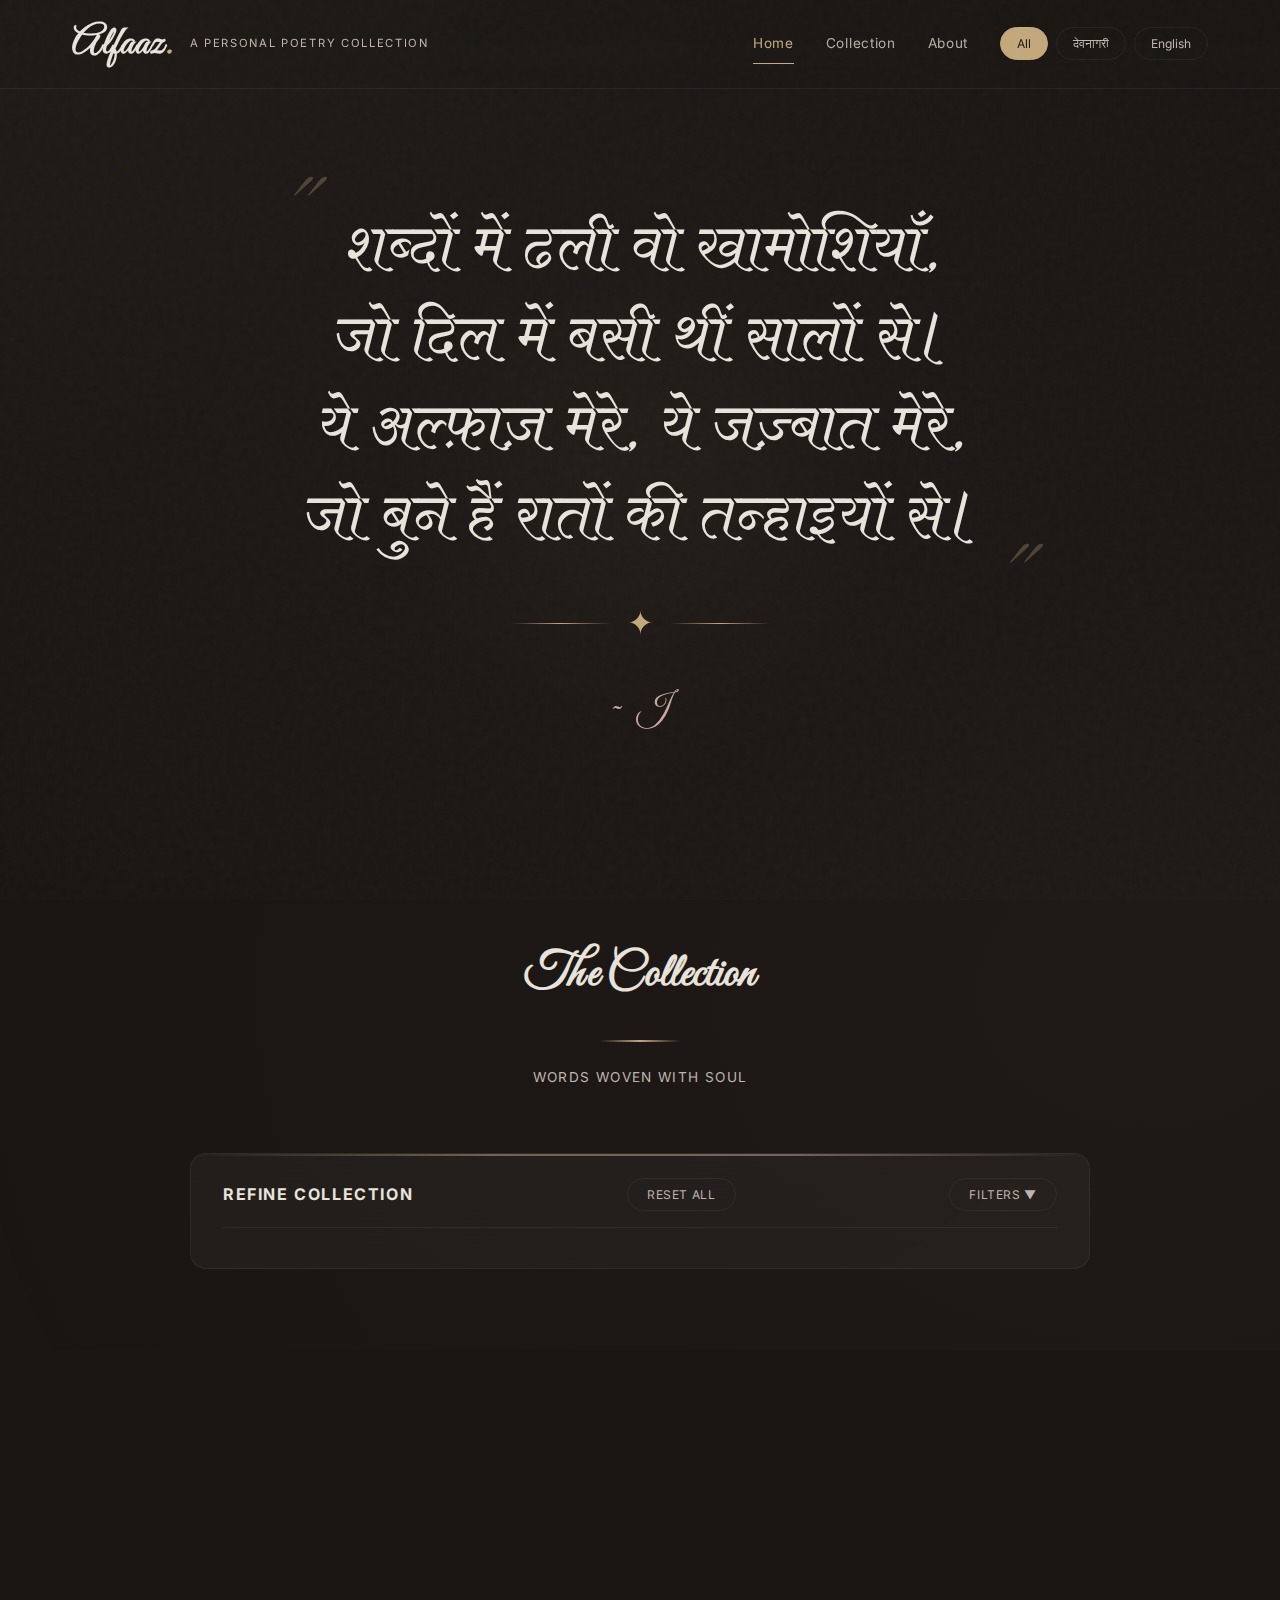
<file: index.html>
<!DOCTYPE html>
<html lang="en">

<head>
    <meta charset="UTF-8">
    <meta name="viewport" content="width=device-width, initial-scale=1.0">
    <title>Alfaaz • अल्फ़ाज़ — Poetry by Jayesh Mepani</title>
    <meta name="description"
        content="A personal collection of poetry, ghazals, and lyrical thoughts by Jayesh Mepani — words born from quiet moments and restless nights.">
    <meta name="keywords"
        content="Poetry, Ghazal, Jayesh Mepani, Hindi Poetry, English Poetry, Alfaaz, Literature, Shayart">
    <meta name="author" content="Jayesh Mepani">
    <meta name="robots" content="index, follow">
    <link rel="canonical" href="https://jayeshmepani.github.io/Alfaaz/">

    <!-- Open Graph / Facebook / LinkedIn -->
    <meta property="og:type" content="website">
    <meta property="og:title" content="Alfaaz • अल्फ़ाज़ — Poetry by Jayesh Mepani">
    <meta property="og:description"
        content="A personal collection of poetry, ghazals, and lyrical thoughts by Jayesh Mepani.">
    <meta property="og:url" content="https://jayeshmepani.github.io/Alfaaz/">
    <meta property="og:image" content="https://jayeshmepani.github.io/Alfaaz/assets/img/og-image.png">

    <meta name="theme-color" content="#1a1614">

    <!-- Elegant Fonts -->
    <link rel="preconnect" href="https://fonts.googleapis.com">
    <link rel="preconnect" href="https://fonts.gstatic.com" crossorigin>
    <link rel="preload" href="assets/fonts/Amita-Regular.ttf" as="font" type="font/ttf" crossorigin>
    <link
        href="https://fonts.googleapis.com/css2?family=Cormorant+Garamond:wght@300;400;500;600&family=Great+Vibes&family=Pinyon+Script&family=Rozha+One&family=Gotu&family=Inter:wght@300;400;500&display=swap"
        rel="stylesheet">

    <!-- Favicon -->
    <link rel="icon"
        href="data:image/svg+xml,%3Csvg xmlns='http://www.w3.org/2000/svg' viewBox='0 0 512 512'%3E%3Cpath fill='%23c4a87c' d='M493.4 24.6l-104-24c-11.3-2.6-22.9 3.3-27.5 13.9l-48 112c-4.2 9.8-1.4 21.3 6.9 28l60.6 49.6c-36 76.7-98.9 140.5-177.2 177.2l-49.6-60.6c-6.8-8.3-18.2-11.1-28-6.9l-112 48C3.9 366.5-2 378.1.6 389.4l24 104C27.1 504.2 36.7 512 48 512c256.1 0 464-207.5 464-464 0-11.2-7.7-20.9-18.6-23.4z'/%3E%3C/svg%3E"
        type="image/svg+xml">
    <link rel="stylesheet" href="assets/css/style.css">

    <!-- JSON-LD Structured Data -->
    <script type="application/ld+json">
    {
      "@context": "https://schema.org",
      "@graph": [
        {
          "@type": "Person",
          "name": "Jayesh Mepani",
          "alternateName": "Jayesh Patel",
          "url": "https://jayeshmepani.github.io/Portfolio/",
          "jobTitle": "Full-Stack Developer",
          "sameAs": [
            "https://github.com/jayeshmepani",
            "https://www.linkedin.com/in/jayesh-Mepani-1111111j/",
            "https://www.instagram.com/jayumepani/"
          ]
        },
        {
          "@type": "WebSite",
          "name": "Alfaaz • अल्फ़ाज़",
          "url": "https://jayeshmepani.github.io/Alfaaz/",
          "author": {
            "@type": "Person",
            "name": "Jayesh Mepani"
          },
          "description": "A personal collection of poetry, ghazals, and lyrical thoughts."
        }
      ]
    }
    </script>
</head>

<body>
    <header>
        <div class="container header-inner">
            <a href="#" class="brand" aria-label="Alfaaz - Return to Home">
                <h1 class="brand-title">Alfaaz<span>.</span></h1>
                <span class="brand-subtitle">A Personal Poetry Collection</span>
            </a>

            <nav>
                <div class="nav-links">
                    <a href="#home" class="active">Home</a>
                    <a href="#collection">Collection</a>
                    <a href="#about">About</a>
                </div>

                <div class="lang-switcher">
                    <button class="lang-btn active" data-lang="all">All</button>
                    <button class="lang-btn" data-lang="devanagari">देवनागरी</button>
                    <button class="lang-btn" data-lang="english">English</button>
                </div>
            </nav>

            <button class="menu-toggle" aria-label="Toggle menu"><span>☰</span></button>
        </div>
    </header>

    <main id="main-content">
        <section class="hero" id="home">
            <figure class="hero-content">
                <blockquote class="hero-quote" lang="hi" id="heroQuote">
                    शब्दों में ढली वो खामोशियाँ,<br>
                    जो दिल में बसी थीं सालों से।<br>
                    ये अल्फ़ाज़ मेरे, ये जज़्बात मेरे,<br>
                    जो बुने हैं रातों की तन्हाइयों से।
                </blockquote>

                <div class="hero-divider" aria-hidden="true"><span>✦</span></div>

                <figcaption class="hero-attribution" id="heroAttribution">~ &nbsp; J</figcaption>
            </figure>
        </section>

        <section id="collection">
            <div class="container">
                <div class="section-header">
                    <h2 class="section-title">The Collection</h2>
                    <div class="elegant-divider"></div>
                    <p class="section-subtitle">Words woven with soul</p>
                </div>

                <!-- Advanced Filter Container -->
                <section id="filterControls" class="filter-controls" aria-labelledby="filterHeading">
                    <div class="filter-header">
                        <h3 id="filterHeading">Refine Collection</h3>
                        <button id="resetFilters" class="filter-reset-btn" aria-label="Reset all filters">Reset
                            All</button>
                        <button id="toggleFilters" class="filter-toggle-btn" aria-expanded="false"
                            aria-controls="filterBody">Filters <span>▼</span></button>
                    </div>
                    <div class="filter-body hidden" id="filterBody" aria-hidden="true">
                    </div>
                </section>

                <div class="poems-grid" id="poemsGrid" role="region" aria-live="polite"
                    aria-label="Poetry Collection Grid">
                </div>
            </div>
        </section>

        <section class="featured-section">
            <div class="container">
                <div class="section-header">
                    <h2 class="section-title">Featured Piece</h2>
                    <div class="elegant-divider"></div>
                </div>

                <div class="featured-poem fade-in" id="featuredPoem">
                </div>
            </div>
        </section>

        <section class="about-section" id="about">
            <div class="container">
                <div class="section-header">
                    <h2 class="section-title">About</h2>
                    <div class="elegant-divider"></div>
                </div>

                <div class="about-content">
                    <p class="about-text">
                        This is a personal collection of poetry, ghazals, and lyrical thoughts —
                        words born from quiet moments and restless nights.
                        Written in both Hindi and English, these verses are
                        expressions of love, loss, wonder, and everything in between.
                        <br><br>
                        A quiet space for those who find solace in words.
                    </p>
                </div>
            </div>
        </section>
    </main>

    <footer>
        <div class="container">
            <div class="footer-brand">Alfaaz</div>
            <p class="footer-tagline">"Words that linger, like petrichor after rain."</p>
            <p class="footer-copy">
                Crafted with <span class="heart">♥</span> by Jayesh Mepani • A personal poetry collection
            </p>
        </div>
    </footer>

    <script src="assets/js/script.js" defer></script>
</body>

</html>
</file>
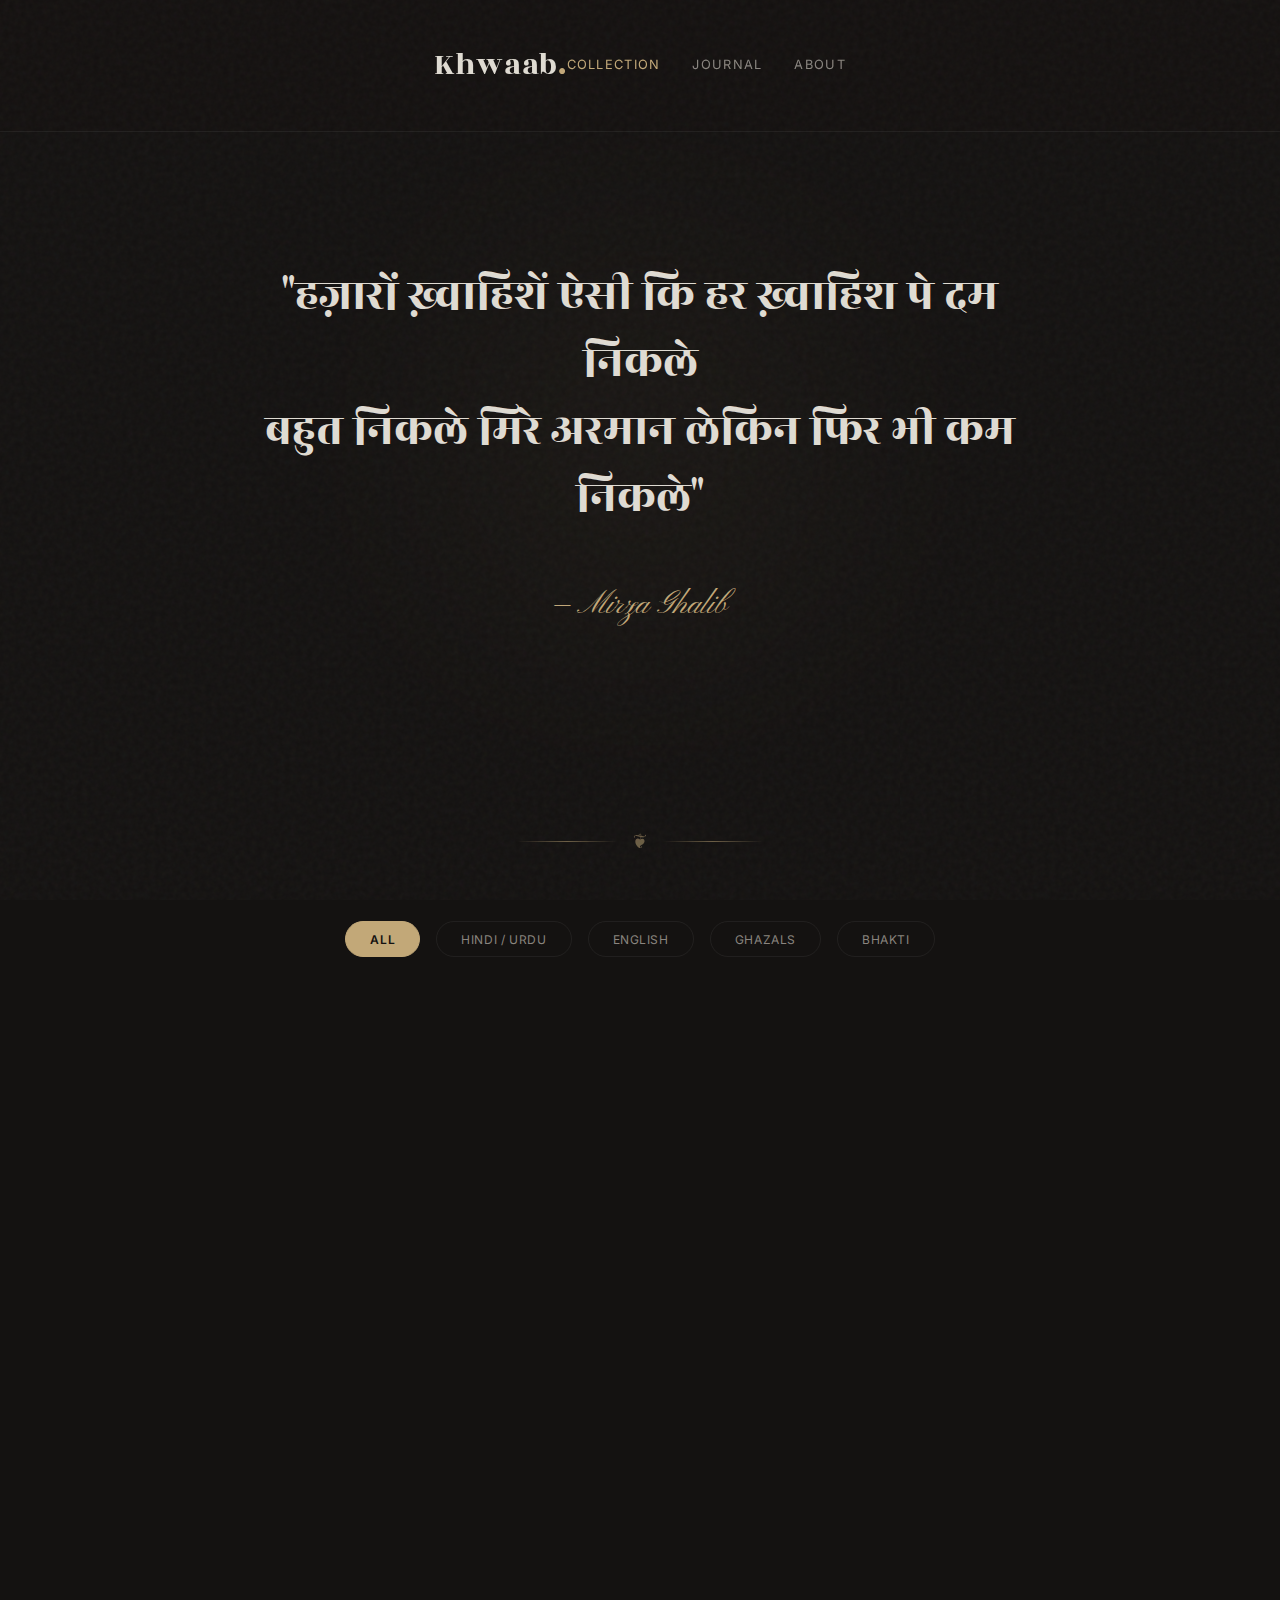
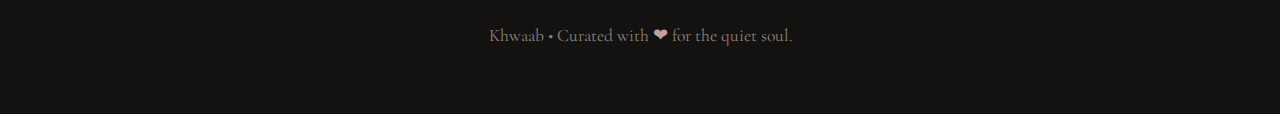
<file: misc/ai_studio_code.html>
<!DOCTYPE html>
<html lang="en">
<head>
    <meta charset="UTF-8">
    <meta name="viewport" content="width=device-width, initial-scale=1.0">
    <title>Khwaab • The Night Collection</title>
    
    <!-- Fonts -->
    <link rel="preconnect" href="https://fonts.googleapis.com">
    <link rel="preconnect" href="https://fonts.gstatic.com" crossorigin>
    <!-- 
        Cormorant Garamond: Elegant English Serif
        Rozha One: High contrast Hindi Display
        Martel: Readable Hindi Body
        Pinyon Script: Elegant Cursive accents
        Inter: UI Elements
    -->
    <link href="https://fonts.googleapis.com/css2?family=Cormorant+Garamond:ital,wght@0,300;0,400;0,600;1,400&family=Inter:wght@300;400&family=Martel:wght@300;400;600&family=Pinyon+Script&family=Rozha+One&display=swap" rel="stylesheet">

    <style>
        /* --- 1. DESIGN TOKENS --- */
        :root {
            /* Palette: Deep, Warm, Intimate */
            --bg-body: #141211;
            --bg-card: #1c1a19;
            --bg-card-hover: #23201e;
            
            --text-main: #e0dcd3;    /* Off-white parchment */
            --text-muted: #8a857f;   /* Warm grey */
            
            --accent-gold: #c2a878;  /* Muted Gold */
            --accent-rose: #bfa2a2;  /* Dusty Rose */
            
            --border-subtle: rgba(255, 255, 255, 0.06);
            --shadow-deep: 0 20px 40px -10px rgba(0,0,0,0.6);
            --shadow-card: 0 10px 30px -5px rgba(0,0,0,0.4);

            /* Typography */
            --font-display-en: 'Cormorant Garamond', serif;
            --font-display-hi: 'Rozha One', serif;
            --font-body-hi: 'Martel', serif;
            --font-script: 'Pinyon Script', cursive;
            --font-ui: 'Inter', sans-serif;
        }

        /* --- 2. RESET & BASE --- */
        * { margin: 0; padding: 0; box-sizing: border-box; }

        body {
            background-color: var(--bg-body);
            color: var(--text-main);
            font-family: var(--font-display-en);
            font-size: 18px;
            line-height: 1.6;
            overflow-x: hidden;
            -webkit-font-smoothing: antialiased;
        }

        /* Texture Overlay for that "Old Book" feel */
        body::before {
            content: "";
            position: fixed;
            top: 0; left: 0; width: 100%; height: 100%;
            pointer-events: none;
            z-index: 999;
            opacity: 0.04;
            background-image: url("data:image/svg+xml,%3Csvg viewBox='0 0 200 200' xmlns='http://www.w3.org/2000/svg'%3E%3Cfilter id='noiseFilter'%3E%3CfeTurbulence type='fractalNoise' baseFrequency='0.8' numOctaves='3' stitchTiles='stitch'/%3E%3C/filter%3E%3Crect width='100%25' height='100%25' filter='url(%23noiseFilter)'/%3E%3C/svg%3E");
        }

        ::selection {
            background: var(--accent-gold);
            color: var(--bg-body);
        }

        /* Custom Scrollbar */
        ::-webkit-scrollbar { width: 8px; }
        ::-webkit-scrollbar-track { background: var(--bg-body); }
        ::-webkit-scrollbar-thumb { background: #333; border-radius: 4px; }
        ::-webkit-scrollbar-thumb:hover { background: var(--accent-gold); }

        a { text-decoration: none; color: inherit; transition: 0.3s ease; }

        /* --- 3. LAYOUT --- */
        .container {
            max-width: 1000px;
            margin: 0 auto;
            padding: 0 2rem;
        }

        /* --- 4. HEADER --- */
        header {
            padding: 2.5rem 0;
            display: flex;
            justify-content: space-between;
            align-items: center;
            border-bottom: 1px solid var(--border-subtle);
            position: sticky;
            top: 0;
            background: rgba(20, 18, 17, 0.85);
            backdrop-filter: blur(10px);
            z-index: 100;
        }

        .brand {
            font-family: var(--font-display-hi);
            font-size: 2rem;
            color: var(--text-main);
            letter-spacing: 0.02em;
        }
        
        .brand span { color: var(--accent-gold); }

        nav {
            font-family: var(--font-ui);
            font-size: 0.8rem;
            text-transform: uppercase;
            letter-spacing: 0.1em;
            display: flex;
            gap: 2rem;
        }

        nav a { color: var(--text-muted); }
        nav a:hover, nav a.active { color: var(--accent-gold); }

        /* --- 5. HERO SECTION --- */
        .hero {
            min-height: 70vh;
            display: flex;
            flex-direction: column;
            justify-content: center;
            align-items: center;
            text-align: center;
            position: relative;
        }

        .hero::after {
            /* Subtle glow behind text */
            content: '';
            position: absolute;
            width: 300px;
            height: 300px;
            background: var(--accent-gold);
            filter: blur(150px);
            opacity: 0.08;
            z-index: -1;
            border-radius: 50%;
        }

        .hero-quote {
            font-size: clamp(1.8rem, 5vw, 3rem);
            color: var(--text-main);
            max-width: 800px;
            margin-bottom: 2rem;
            line-height: 1.4;
        }

        /* Hindi Typography Adjustments */
        .text-hi { 
            font-family: var(--font-body-hi); 
            line-height: 2.2; /* Taller line height for matras */
            font-weight: 300;
        }
        
        .title-hi {
            font-family: var(--font-display-hi);
            line-height: 1.4;
        }

        .hero-meta {
            font-family: var(--font-script);
            font-size: 2rem;
            color: var(--accent-gold);
            margin-top: 1rem;
        }

        /* Decorative Divider */
        .divider {
            display: flex;
            align-items: center;
            justify-content: center;
            margin: 4rem 0;
            opacity: 0.5;
        }
        .divider::before, .divider::after {
            content: "";
            height: 1px;
            width: 100px;
            background: linear-gradient(90deg, transparent, var(--accent-gold), transparent);
        }
        .divider span {
            color: var(--accent-gold);
            margin: 0 1rem;
            font-size: 1.2rem;
        }

        /* --- 6. FILTERS --- */
        .filter-container {
            display: flex;
            justify-content: center;
            gap: 1rem;
            flex-wrap: wrap;
            margin-bottom: 4rem;
        }

        .filter-btn {
            background: transparent;
            border: 1px solid var(--border-subtle);
            color: var(--text-muted);
            padding: 0.6rem 1.5rem;
            border-radius: 50px;
            font-family: var(--font-ui);
            font-size: 0.75rem;
            text-transform: uppercase;
            letter-spacing: 0.05em;
            cursor: pointer;
            transition: all 0.4s cubic-bezier(0.2, 0.8, 0.2, 1);
        }

        .filter-btn:hover {
            border-color: var(--text-muted);
            color: var(--text-main);
        }

        .filter-btn.active {
            background: var(--accent-gold);
            border-color: var(--accent-gold);
            color: var(--bg-body);
            font-weight: 600;
        }

        /* --- 7. POEM GRID --- */
        .grid {
            display: grid;
            grid-template-columns: repeat(auto-fill, minmax(320px, 1fr));
            gap: 3rem;
            padding-bottom: 6rem;
        }

        .card {
            background: var(--bg-card);
            padding: 3rem 2rem;
            border-radius: 4px; /* Minimal rounding */
            border: 1px solid var(--border-subtle);
            position: relative;
            transition: transform 0.6s cubic-bezier(0.2, 0.8, 0.2, 1), box-shadow 0.6s ease;
            box-shadow: var(--shadow-card);
            opacity: 0;
            transform: translateY(30px); /* For animation */
        }

        .card.visible {
            opacity: 1;
            transform: translateY(0);
        }

        .card:hover {
            transform: translateY(-8px);
            box-shadow: var(--shadow-deep);
            background: var(--bg-card-hover);
            border-color: rgba(194, 168, 120, 0.2); /* faint gold border on hover */
        }

        /* Decorative top accent on cards */
        .card::before {
            content: "";
            position: absolute;
            top: 0; left: 50%; transform: translateX(-50%);
            width: 40px; height: 2px;
            background: var(--accent-gold);
            opacity: 0.5;
            transition: width 0.4s ease;
        }
        
        .card:hover::before { width: 100%; opacity: 1; }

        .card-header {
            text-align: center;
            margin-bottom: 2rem;
        }

        .card-title {
            font-size: 1.8rem;
            color: var(--text-main);
            margin-bottom: 0.5rem;
        }

        .card-meta {
            font-family: var(--font-script);
            font-size: 1.4rem;
            color: var(--accent-rose);
        }

        .card-body {
            font-size: 1.15rem;
            color: var(--text-main);
            white-space: pre-line;
            text-align: center;
            position: relative;
            z-index: 2;
        }

        .card-body.en { font-family: var(--font-display-en); font-weight: 400; font-size: 1.3rem; }
        .card-body.hi { font-family: var(--font-body-hi); line-height: 2.3; font-size: 1.1rem; color: #dcd8cf; }

        /* Elegant Drop Cap */
        .card-body::first-letter {
            float: left;
            font-size: 3.8rem;
            line-height: 0.8;
            padding-right: 0.5rem;
            padding-top: 0.1rem;
            font-family: var(--font-script);
            color: var(--accent-gold);
        }

        .card-footer {
            margin-top: 2.5rem;
            border-top: 1px solid rgba(255,255,255,0.05);
            padding-top: 1.5rem;
            display: flex;
            justify-content: space-between;
            align-items: center;
            font-family: var(--font-ui);
            font-size: 0.7rem;
            text-transform: uppercase;
            letter-spacing: 0.1em;
            color: var(--text-muted);
        }

        /* --- 8. FOOTER --- */
        footer {
            text-align: center;
            padding: 4rem 0;
            border-top: 1px solid var(--border-subtle);
            font-family: var(--font-display-en);
            font-size: 1.1rem;
            color: var(--text-muted);
        }
        
        footer .heart { color: var(--accent-rose); font-family: sans-serif; }

        /* --- 9. MOBILE --- */
        @media (max-width: 768px) {
            .hero-quote { font-size: 1.5rem; }
            .grid { grid-template-columns: 1fr; }
            nav { gap: 1rem; }
            .card { padding: 2rem 1.5rem; }
        }

        @media print {
            body { background: white; color: black; }
            body::before { display: none; }
            .card { border: 1px solid #ddd; box-shadow: none; break-inside: avoid; page-break-after: always; background: none; }
            header, .filter-container, footer { display: none; }
            .hero { min-height: auto; padding: 2rem 0; }
        }
    </style>
</head>
<body>

    <header>
        <div class="container" style="display:flex; justify-content:space-between; align-items:center;">
            <a href="#" class="brand">Khwaab<span>.</span></a>
            <nav>
                <a href="#" class="active">Collection</a>
                <a href="#">Journal</a>
                <a href="#">About</a>
            </nav>
        </div>
    </header>

    <main class="container">
        <!-- Hero -->
        <section class="hero">
            <blockquote class="hero-quote text-hi title-hi">
                "हज़ारों ख़्वाहिशें ऐसी कि हर ख़्वाहिश पे दम निकले<br>
                बहुत निकले मिरे अरमान लेकिन फिर भी कम निकले"
            </blockquote>
            <div class="hero-meta">— Mirza Ghalib</div>
        </section>

        <div class="divider"><span>❦</span></div>

        <!-- Filters -->
        <div class="filter-container">
            <button class="filter-btn active" data-filter="all">All</button>
            <button class="filter-btn" data-filter="hindi">Hindi / Urdu</button>
            <button class="filter-btn" data-filter="english">English</button>
            <button class="filter-btn" data-filter="ghazal">Ghazals</button>
            <button class="filter-btn" data-filter="devotion">Bhakti</button>
        </div>

        <!-- Grid -->
        <div class="grid" id="poemGrid">

            <!-- Card 1: Faiz (Urdu/Hindi) -->
            <article class="card" data-lang="hindi" data-form="ghazal">
                <header class="card-header">
                    <h2 class="card-title title-hi">गुलों में रंग भरे</h2>
                    <div class="card-meta">Faiz Ahmed Faiz</div>
                </header>
                <div class="card-body hi" lang="hi">
                    गुलों में रंग भरे बाद-ए-नौ-बहार चले
                    चले भी आओ कि गुलशन का कारोबार चले

                    क़फ़स उदास है यारो सबा से कुछ तो कहो
                    कहीं तो बहर-ए-ख़ुदा आज ज़िक्र-ए-यार चले
                </div>
                <footer class="card-footer">
                    <span>Urdu Ghazal</span>
                    <span>1954</span>
                </footer>
            </article>

            <!-- Card 2: Keats (English) -->
            <article class="card" data-lang="english" data-form="classic">
                <header class="card-header">
                    <h2 class="card-title">Bright Star</h2>
                    <div class="card-meta">John Keats</div>
                </header>
                <div class="card-body en" lang="en">
                    Bright star, would I were steadfast as thou art—
                    Not in lone splendour hung aloft the night
                    And watching, with eternal lids apart,
                    Like nature's patient, sleepless Eremite,
                    The moving waters at their priestlike task...
                </div>
                <footer class="card-footer">
                    <span>Sonnet</span>
                    <span>1819</span>
                </footer>
            </article>

            <!-- Card 3: Meera Bai (Braj/Bhakti) -->
            <article class="card" data-lang="hindi" data-form="devotion">
                <header class="card-header">
                    <h2 class="card-title title-hi">पायो जी मैंने</h2>
                    <div class="card-meta">Meera Bai</div>
                </header>
                <div class="card-body hi" lang="hi">
                    पायो जी मैंने राम रतन धन पायो।
                    वस्तु अमोलक दी मेरे सतगुरु, किरपा कर अपनायो॥
                    जनम-जनम की पूँजी पाई, जग में सभी खोवायो।
                    खरचै नहिं कोई चोर न लेवै, दिन-दिन बढ़त सवायो॥
                </div>
                <footer class="card-footer">
                    <span>Braj Bhasha</span>
                    <span>16th Century</span>
                </footer>
            </article>

            <!-- Card 4: Frost (English) -->
            <article class="card" data-lang="english" data-form="classic">
                <header class="card-header">
                    <h2 class="card-title">Nothing Gold Can Stay</h2>
                    <div class="card-meta">Robert Frost</div>
                </header>
                <div class="card-body en" lang="en">
                    Nature’s first green is gold,
                    Her hardest hue to hold.
                    Her early leaf’s a flower;
                    But only so an hour.
                    Then leaf subsides to leaf.
                    So Eden sank to grief.
                </div>
                <footer class="card-footer">
                    <span>Modernist</span>
                    <span>1923</span>
                </footer>
            </article>

            <!-- Card 5: Bashir Badr (Ghazal) -->
            <article class="card" data-lang="hindi" data-form="ghazal">
                <header class="card-header">
                    <h2 class="card-title title-hi">उजाले अपनी यादों के</h2>
                    <div class="card-meta">Bashir Badr</div>
                </header>
                <div class="card-body hi" lang="hi">
                    उजाले अपनी यादों के हमारे साथ रहने दो
                    न जाने किस गली में ज़िन्दगी की शाम हो जाए

                    हँसी लब पर, मचलती है अभी कलियाँ तबस्सुम की
                    इन्हें टूटो हुए दिल का पयाम हो जाए
                </div>
                <footer class="card-footer">
                    <span>Modern Ghazal</span>
                    <span>Contemp.</span>
                </footer>
            </article>

            <!-- Card 6: Short Thought -->
            <article class="card" data-lang="english" data-form="modern">
                <header class="card-header">
                    <h2 class="card-title">The Silence</h2>
                    <div class="card-meta">Anonymous</div>
                </header>
                <div class="card-body en" lang="en">
                    The night does not speak,
                    it listens.
                    And in that listening,
                    we find the words we lost
                    during the day.
                </div>
                <footer class="card-footer">
                    <span>Free Verse</span>
                    <span>2024</span>
                </footer>
            </article>

        </div>
    </main>

    <footer>
        Khwaab • Curated with <span class="heart">❤</span> for the quiet soul.
    </footer>

    <!-- INTERACTION SCRIPTS -->
    <script>
        document.addEventListener('DOMContentLoaded', () => {
            
            // 1. STAGGERED FADE-IN ANIMATION
            const observerOptions = {
                threshold: 0.1,
                rootMargin: "0px 0px -50px 0px"
            };

            const observer = new IntersectionObserver((entries) => {
                entries.forEach((entry) => {
                    if (entry.isIntersecting) {
                        entry.target.classList.add('visible');
                        observer.unobserve(entry.target); // Only animate once
                    }
                });
            }, observerOptions);

            const cards = document.querySelectorAll('.card');
            cards.forEach(card => observer.observe(card));


            // 2. FILTER LOGIC
            const btns = document.querySelectorAll('.filter-btn');
            
            btns.forEach(btn => {
                btn.addEventListener('click', (e) => {
                    // UI Toggle
                    btns.forEach(b => b.classList.remove('active'));
                    e.target.classList.add('active');

                    const filter = e.target.dataset.filter;

                    cards.forEach(card => {
                        // Logic: Check data-lang OR data-form
                        const matches = 
                            filter === 'all' || 
                            card.dataset.lang === filter || 
                            card.dataset.form === filter;

                        if (matches) {
                            card.style.display = 'block';
                            // Small delay to allow display:block to render before opacity
                            setTimeout(() => card.classList.add('visible'), 50);
                        } else {
                            card.classList.remove('visible');
                            setTimeout(() => card.style.display = 'none', 400); // Wait for transition
                        }
                    });
                });
            });

        });
    </script>
</body>
</html>
</file>
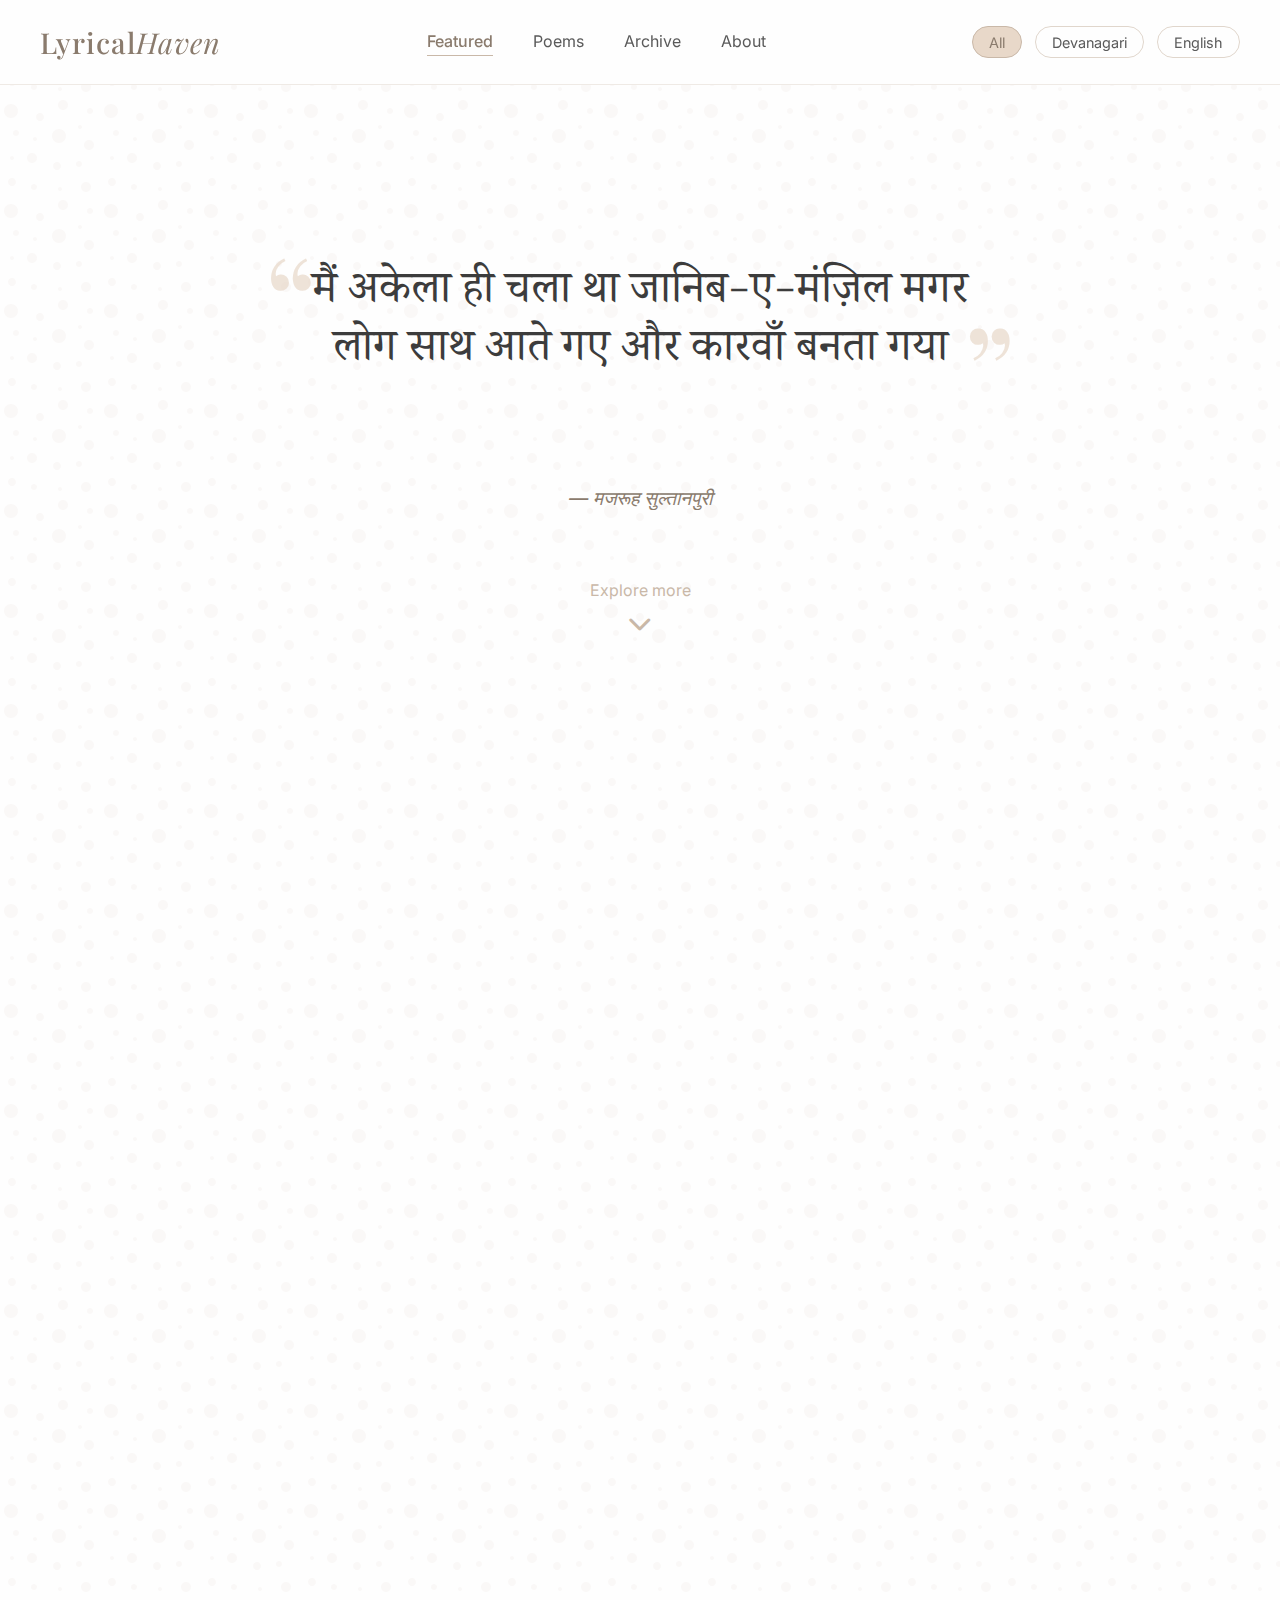
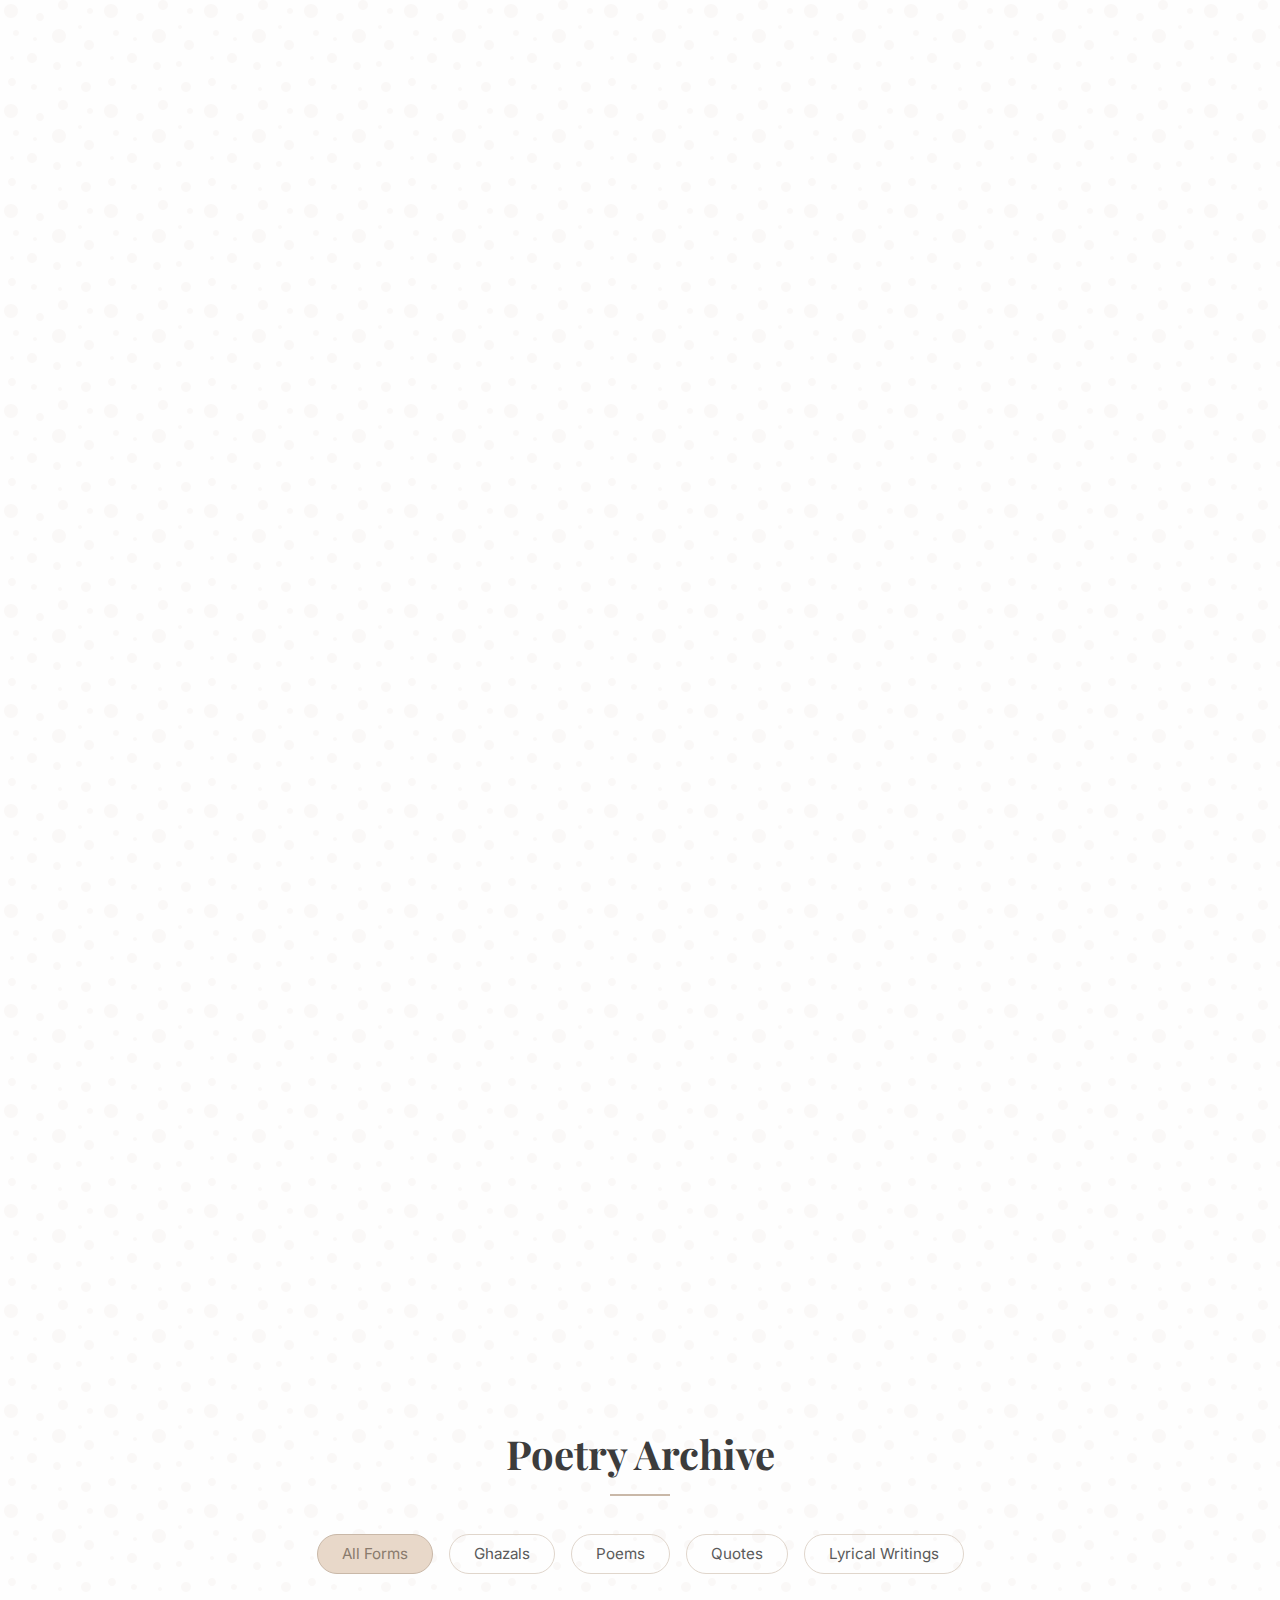
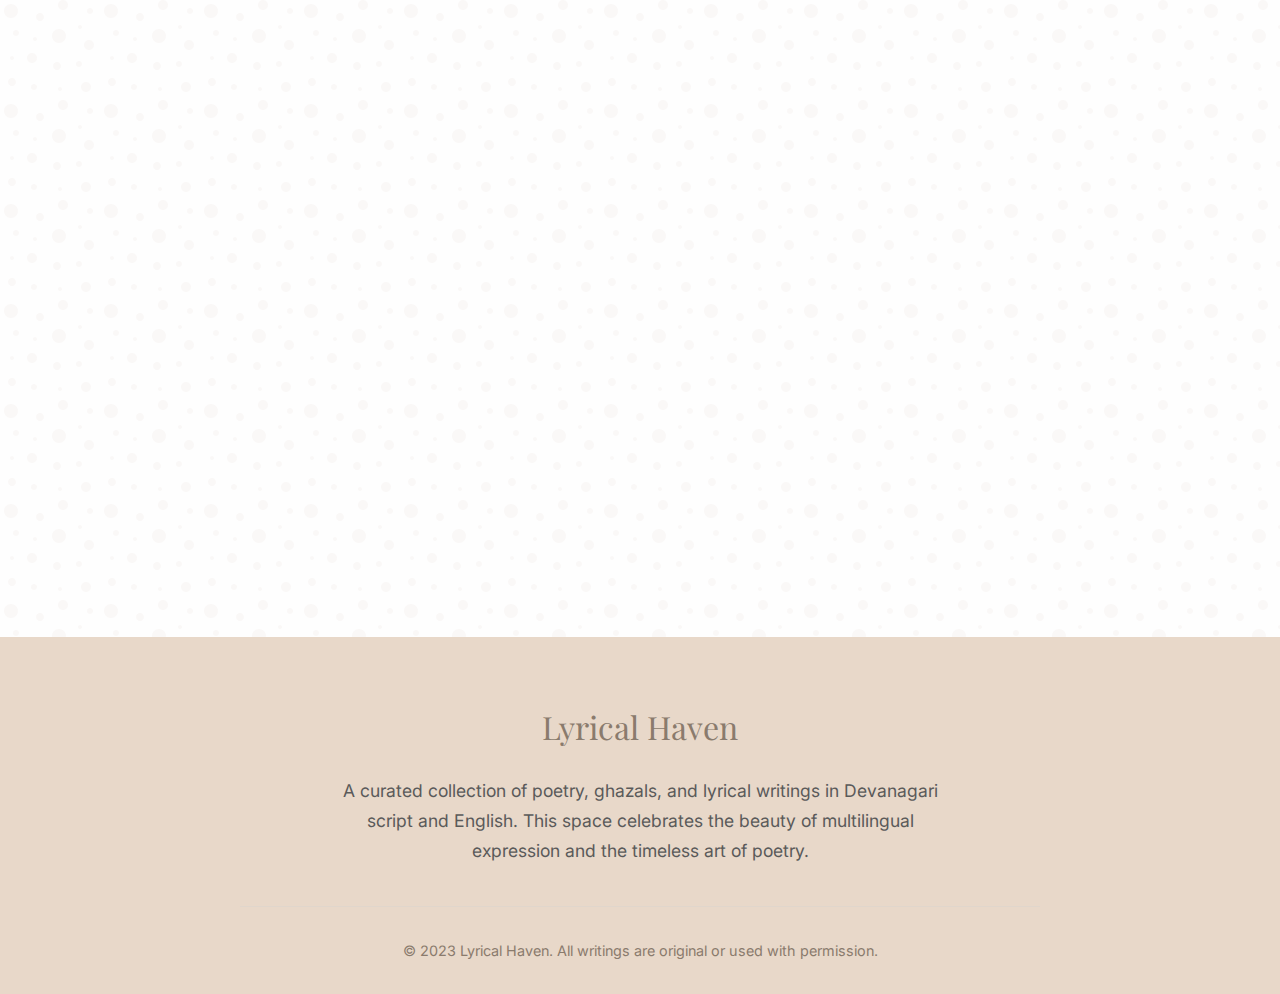
<file: misc/deepseek_html_20260204_1c57fc.html>
<!DOCTYPE html>
<html lang="en" dir="ltr">
<head>
    <meta charset="UTF-8">
    <meta name="viewport" content="width=device-width, initial-scale=1.0">
    <title>Lyrical Haven | A Poetry Collection</title>
    <link rel="preconnect" href="https://fonts.googleapis.com">
    <link rel="preconnect" href="https://fonts.gstatic.com" crossorigin>
    <link href="https://fonts.googleapis.com/css2?family=Playfair+Display:ital,wght@0,400;0,500;0,700;1,400&family=Inter:wght@300;400;500&family=Noto+Serif+Devanagari:wght@400;500;700&display=swap" rel="stylesheet">
    <link rel="stylesheet" href="https://cdnjs.cloudflare.com/ajax/libs/font-awesome/6.4.0/css/all.min.css">
    <style>
        :root {
            --paper: #fefefe;
            --paper-shadow: #eae5dc;
            --text-primary: #3c3c3c;
            --text-secondary: #5a5a5a;
            --accent-light: #e8d8c9;
            --accent-medium: #c9b8a8;
            --accent-dark: #8a7b6d;
            --highlight: #f5e9dd;
            --border-light: #e0d6cc;
            --font-serif: 'Playfair Display', 'Noto Serif Devanagari', serif;
            --font-sans: 'Inter', sans-serif;
        }

        * {
            margin: 0;
            padding: 0;
            box-sizing: border-box;
        }

        html {
            scroll-behavior: smooth;
        }

        body {
            font-family: var(--font-sans);
            background-color: var(--paper);
            color: var(--text-primary);
            line-height: 1.6;
            background-image: url("data:image/svg+xml,%3Csvg width='100' height='100' viewBox='0 0 100 100' xmlns='http://www.w3.org/2000/svg'%3E%3Cpath d='M11 18c3.866 0 7-3.134 7-7s-3.134-7-7-7-7 3.134-7 7 3.134 7 7 7zm48 25c3.866 0 7-3.134 7-7s-3.134-7-7-7-7 3.134-7 7 3.134 7 7 7zm-43-7c1.657 0 3-1.343 3-3s-1.343-3-3-3-3 1.343-3 3 1.343 3 3 3zm63 31c1.657 0 3-1.343 3-3s-1.343-3-3-3-3 1.343-3 3 1.343 3 3 3zM34 90c1.657 0 3-1.343 3-3s-1.343-3-3-3-3 1.343-3 3 1.343 3 3 3zm56-76c1.657 0 3-1.343 3-3s-1.343-3-3-3-3 1.343-3 3 1.343 3 3 3zM12 86c2.21 0 4-1.79 4-4s-1.79-4-4-4-4 1.79-4 4 1.79 4 4 4zm28-65c2.21 0 4-1.79 4-4s-1.79-4-4-4-4 1.79-4 4 1.79 4 4 4zm23-11c2.76 0 5-2.24 5-5s-2.24-5-5-5-5 2.24-5 5 2.24 5 5 5zm-6 60c2.21 0 4-1.79 4-4s-1.79-4-4-4-4 1.79-4 4 1.79 4 4 4zm29 22c2.76 0 5-2.24 5-5s-2.24-5-5-5-5 2.24-5 5 2.24 5 5 5zM32 63c2.76 0 5-2.24 5-5s-2.24-5-5-5-5 2.24-5 5 2.24 5 5 5zm57-13c2.76 0 5-2.24 5-5s-2.24-5-5-5-5 2.24-5 5 2.24 5 5 5zm-9-21c1.105 0 2-.895 2-2s-.895-2-2-2-2 .895-2 2 .895 2 2 2zM60 91c1.105 0 2-.895 2-2s-.895-2-2-2-2 .895-2 2 .895 2 2 2zM35 41c1.105 0 2-.895 2-2s-.895-2-2-2-2 .895-2 2 .895 2 2 2zM12 60c1.105 0 2-.895 2-2s-.895-2-2-2-2 .895-2 2 .895 2 2 2z' fill='%23e0d6cc' fill-opacity='0.15' fill-rule='evenodd'/%3E%3C/svg%3E");
        }

        /* Header & Navigation */
        header {
            position: fixed;
            top: 0;
            width: 100%;
            z-index: 100;
            background-color: rgba(254, 254, 254, 0.92);
            backdrop-filter: blur(8px);
            border-bottom: 1px solid rgba(224, 214, 204, 0.5);
            padding: 1.2rem 2rem;
            transition: all 0.3s ease;
        }

        .header-container {
            max-width: 1200px;
            margin: 0 auto;
            display: flex;
            justify-content: space-between;
            align-items: center;
        }

        .logo {
            font-family: var(--font-serif);
            font-size: 1.8rem;
            font-weight: 500;
            color: var(--accent-dark);
            text-decoration: none;
            letter-spacing: 1px;
        }

        .logo span {
            font-style: italic;
            font-weight: 400;
        }

        nav ul {
            display: flex;
            list-style: none;
            gap: 2.5rem;
        }

        nav a {
            font-family: var(--font-sans);
            font-weight: 400;
            font-size: 1rem;
            color: var(--text-secondary);
            text-decoration: none;
            transition: color 0.3s ease;
            position: relative;
        }

        nav a:hover {
            color: var(--accent-dark);
        }

        nav a.active {
            color: var(--accent-dark);
            font-weight: 500;
        }

        nav a.active::after {
            content: '';
            position: absolute;
            bottom: -5px;
            left: 0;
            width: 100%;
            height: 1px;
            background-color: var(--accent-medium);
        }

        .language-filter {
            display: flex;
            gap: 0.8rem;
        }

        .lang-btn {
            background: none;
            border: 1px solid var(--border-light);
            padding: 0.4rem 1rem;
            border-radius: 20px;
            font-family: var(--font-sans);
            font-size: 0.9rem;
            color: var(--text-secondary);
            cursor: pointer;
            transition: all 0.3s ease;
        }

        .lang-btn:hover, .lang-btn.active {
            background-color: var(--accent-light);
            color: var(--accent-dark);
            border-color: var(--accent-medium);
        }

        /* Hero Section */
        .hero {
            padding: 8rem 2rem 5rem;
            max-width: 1200px;
            margin: 0 auto;
            min-height: 90vh;
            display: flex;
            flex-direction: column;
            justify-content: center;
            align-items: center;
            text-align: center;
        }

        .featured-quote {
            font-family: var(--font-serif);
            font-size: 2.8rem;
            line-height: 1.3;
            color: var(--text-primary);
            margin-bottom: 3rem;
            max-width: 900px;
            position: relative;
            padding: 2rem 0;
        }

        .featured-quote::before {
            content: "“";
            position: absolute;
            top: -0.5rem;
            left: -3rem;
            font-size: 8rem;
            color: var(--accent-light);
            font-family: var(--font-serif);
            opacity: 0.7;
        }

        .featured-quote::after {
            content: "”";
            position: absolute;
            bottom: -3rem;
            right: -3rem;
            font-size: 8rem;
            color: var(--accent-light);
            font-family: var(--font-serif);
            opacity: 0.7;
        }

        .quote-author {
            font-family: var(--font-sans);
            font-size: 1.2rem;
            color: var(--accent-dark);
            font-style: italic;
            margin-top: 2rem;
        }

        .scroll-down {
            margin-top: 4rem;
            display: flex;
            flex-direction: column;
            align-items: center;
            color: var(--accent-medium);
        }

        .scroll-down i {
            font-size: 1.5rem;
            margin-top: 0.5rem;
            animation: bounce 2s infinite;
        }

        @keyframes bounce {
            0%, 20%, 50%, 80%, 100% {transform: translateY(0);}
            40% {transform: translateY(-10px);}
            60% {transform: translateY(-5px);}
        }

        /* Poem Section */
        .poem-section {
            max-width: 800px;
            margin: 0 auto;
            padding: 4rem 2rem;
        }

        .poem-container {
            background-color: white;
            padding: 4rem;
            border-radius: 2px;
            box-shadow: 0 4px 20px rgba(138, 123, 109, 0.08);
            position: relative;
            overflow: hidden;
            margin-bottom: 4rem;
        }

        .poem-container::before {
            content: '';
            position: absolute;
            top: 0;
            left: 0;
            width: 100%;
            height: 4px;
            background: linear-gradient(to right, var(--accent-light), var(--accent-medium));
        }

        .poem-meta {
            display: flex;
            justify-content: space-between;
            margin-bottom: 2.5rem;
            font-family: var(--font-sans);
            font-size: 0.95rem;
            color: var(--text-secondary);
        }

        .poem-title {
            font-family: var(--font-serif);
            font-size: 2.2rem;
            color: var(--text-primary);
            margin-bottom: 2rem;
            line-height: 1.2;
        }

        .poem-body {
            font-family: var(--font-serif);
            font-size: 1.3rem;
            line-height: 1.9;
            color: var(--text-primary);
        }

        .poem-body.devanagari {
            font-family: 'Noto Serif Devanagari', var(--font-serif);
            font-size: 1.4rem;
            line-height: 1.8;
        }

        .poem-stanza {
            margin-bottom: 2.5rem;
        }

        .poem-stanza:first-letter {
            initial-letter: 2;
            font-weight: 600;
            color: var(--accent-dark);
            margin-right: 0.5rem;
        }

        .poem-translation {
            font-family: var(--font-serif);
            font-size: 1.1rem;
            line-height: 1.7;
            color: var(--text-secondary);
            font-style: italic;
            margin-top: 3rem;
            padding-top: 2rem;
            border-top: 1px dashed var(--border-light);
        }

        /* Archive Section */
        .archive-section {
            max-width: 1200px;
            margin: 0 auto;
            padding: 4rem 2rem;
        }

        .section-title {
            font-family: var(--font-serif);
            font-size: 2.5rem;
            color: var(--text-primary);
            margin-bottom: 3rem;
            text-align: center;
            position: relative;
        }

        .section-title::after {
            content: '';
            position: absolute;
            bottom: -10px;
            left: 50%;
            transform: translateX(-50%);
            width: 60px;
            height: 2px;
            background-color: var(--accent-medium);
        }

        .filter-container {
            display: flex;
            flex-wrap: wrap;
            gap: 1rem;
            justify-content: center;
            margin-bottom: 3rem;
        }

        .filter-btn {
            background: none;
            border: 1px solid var(--border-light);
            padding: 0.6rem 1.5rem;
            border-radius: 25px;
            font-family: var(--font-sans);
            font-size: 0.95rem;
            color: var(--text-secondary);
            cursor: pointer;
            transition: all 0.3s ease;
        }

        .filter-btn:hover, .filter-btn.active {
            background-color: var(--accent-light);
            color: var(--accent-dark);
            border-color: var(--accent-medium);
        }

        .archive-grid {
            display: grid;
            grid-template-columns: repeat(auto-fill, minmax(300px, 1fr));
            gap: 2rem;
        }

        .archive-item {
            background-color: white;
            border-radius: 2px;
            padding: 2rem;
            box-shadow: 0 4px 15px rgba(138, 123, 109, 0.08);
            transition: all 0.3s ease;
            border: 1px solid transparent;
        }

        .archive-item:hover {
            transform: translateY(-5px);
            box-shadow: 0 8px 25px rgba(138, 123, 109, 0.12);
            border-color: var(--accent-light);
        }

        .item-title {
            font-family: var(--font-serif);
            font-size: 1.4rem;
            color: var(--text-primary);
            margin-bottom: 1rem;
        }

        .item-excerpt {
            font-family: var(--font-sans);
            font-size: 1rem;
            color: var(--text-secondary);
            margin-bottom: 1.5rem;
            line-height: 1.6;
        }

        .item-meta {
            display: flex;
            justify-content: space-between;
            font-family: var(--font-sans);
            font-size: 0.85rem;
            color: var(--accent-dark);
        }

        /* Footer */
        footer {
            background-color: var(--accent-light);
            padding: 4rem 2rem 2rem;
            margin-top: 4rem;
            text-align: center;
        }

        .footer-content {
            max-width: 800px;
            margin: 0 auto;
        }

        .footer-logo {
            font-family: var(--font-serif);
            font-size: 2rem;
            color: var(--accent-dark);
            margin-bottom: 1.5rem;
        }

        .footer-description {
            font-family: var(--font-sans);
            font-size: 1.1rem;
            color: var(--text-secondary);
            line-height: 1.7;
            max-width: 600px;
            margin: 0 auto 2.5rem;
        }

        .copyright {
            font-family: var(--font-sans);
            font-size: 0.9rem;
            color: var(--accent-dark);
            padding-top: 2rem;
            border-top: 1px solid var(--border-light);
        }

        /* Responsive Design */
        @media (max-width: 768px) {
            header {
                padding: 1rem;
            }
            
            .header-container {
                flex-direction: column;
                gap: 1rem;
            }
            
            nav ul {
                gap: 1.5rem;
            }
            
            .hero {
                padding: 7rem 1.5rem 3rem;
            }
            
            .featured-quote {
                font-size: 2rem;
            }
            
            .featured-quote::before,
            .featured-quote::after {
                display: none;
            }
            
            .poem-container {
                padding: 2rem 1.5rem;
            }
            
            .poem-body {
                font-size: 1.1rem;
            }
            
            .poem-body.devanagari {
                font-size: 1.2rem;
            }
        }

        @media (max-width: 480px) {
            nav ul {
                flex-wrap: wrap;
                justify-content: center;
                gap: 1rem;
            }
            
            .featured-quote {
                font-size: 1.7rem;
            }
            
            .archive-grid {
                grid-template-columns: 1fr;
            }
        }

        /* Print Styles */
        @media print {
            header, footer, .scroll-down, .filter-container {
                display: none;
            }
            
            .poem-container {
                box-shadow: none;
                border: 1px solid #ddd;
                page-break-inside: avoid;
            }
            
            body {
                background: white;
                font-size: 12pt;
                line-height: 1.5;
            }
        }
    </style>
</head>
<body>
    <!-- Header & Navigation -->
    <header>
        <div class="header-container">
            <a href="#" class="logo">Lyrical<span>Haven</span></a>
            <nav>
                <ul>
                    <li><a href="#featured" class="active">Featured</a></li>
                    <li><a href="#poems">Poems</a></li>
                    <li><a href="#archive">Archive</a></li>
                    <li><a href="#about">About</a></li>
                </ul>
            </nav>
            <div class="language-filter">
                <button class="lang-btn active" data-lang="all">All</button>
                <button class="lang-btn" data-lang="devanagari">Devanagari</button>
                <button class="lang-btn" data-lang="english">English</button>
            </div>
        </div>
    </header>

    <!-- Hero Section -->
    <section class="hero" id="featured">
        <div class="featured-quote" lang="hi">
            मैं अकेला ही चला था जानिब-ए-मंज़िल मगर<br>
            लोग साथ आते गए और कारवाँ बनता गया
        </div>
        <div class="quote-author">— मजरूह सुल्तानपुरी</div>
        <div class="scroll-down">
            <span>Explore more</span>
            <i class="fas fa-chevron-down"></i>
        </div>
    </section>

    <!-- Poem Section -->
    <section class="poem-section" id="poems">
        <div class="poem-container">
            <div class="poem-meta">
                <span class="poem-date">Published: माघ, २०७९</span>
                <span class="poem-language">Hindi | Urdu (Devanagari)</span>
            </div>
            <h1 class="poem-title" lang="hi">इश्क़ और इन्सान</h1>
            <div class="poem-body devanagari" lang="hi">
                <div class="poem-stanza">
                    इश्क़ सिर्फ़ मोहब्बत का नाम नहीं है,<br>
                    ये तो एक इन्सान को दूसरे इन्सान से मिलाता है।<br>
                    ये दिलों की जुबां है, आँखों की भाषा है,<br>
                    जो बिना बोले सब कुछ कह जाता है।
                </div>
                <div class="poem-stanza">
                    कभी ये खुशियों की बहार ले आता है,<br>
                    कभी दर्द की गहरी नदी बहा जाता है।<br>
                    पर इसके बिना ज़िन्दगी अधूरी है,<br>
                    जैसे बिना फूलों की बग़िया सूनी है।
                </div>
                <div class="poem-stanza">
                    इश्क़ वो मोमबत्ती है जो खुद जलकर,<br>
                    दूसरों को रोशनी दे जाता है।<br>
                    ये न किसी धर्म का है न जात का,<br>
                    बस इन्सानियत का पैग़ाम लेकर आता है।
                </div>
            </div>
            <div class="poem-translation" lang="en">
                Love is not just a name for affection,<br>
                It connects one human to another.<br>
                It's the language of hearts, the speech of eyes,<br>
                That says everything without speaking a word.
            </div>
        </div>

        <div class="poem-container">
            <div class="poem-meta">
                <span class="poem-date">Published: Chaitra, 2080</span>
                <span class="poem-language">English</span>
            </div>
            <h1 class="poem-title">Whispers of Dawn</h1>
            <div class="poem-body" lang="en">
                <div class="poem-stanza">
                    The morning whispers secrets to the dew,<br>
                    As petals slowly stretch to meet the light.<br>
                    A world in silver, gray, and subtle hue,<br>
                    Transforms from the surrender of the night.
                </div>
                <div class="poem-stanza">
                    The sparrow's song, a fragile, breaking thread,<br>
                    Unravels silence from the sleeping air.<br>
                    The sun, a painter rising from its bed,<br>
                    Begins to brush away the lingering care.
                </div>
                <div class="poem-stanza">
                    And in this moment, soft and undefined,<br>
                    Between the darkness and the coming day,<br>
                    I feel the quiet stirring of my mind,<br>
                    As night's last shadows gently slip away.
                </div>
            </div>
        </div>
    </section>

    <!-- Archive Section -->
    <section class="archive-section" id="archive">
        <h2 class="section-title">Poetry Archive</h2>
        
        <div class="filter-container">
            <button class="filter-btn active" data-filter="all">All Forms</button>
            <button class="filter-btn" data-filter="ghazal">Ghazals</button>
            <button class="filter-btn" data-filter="poem">Poems</button>
            <button class="filter-btn" data-filter="quote">Quotes</button>
            <button class="filter-btn" data-filter="lyric">Lyrical Writings</button>
        </div>
        
        <div class="archive-grid">
            <div class="archive-item" data-lang="devanagari" data-form="ghazal">
                <h3 class="item-title" lang="hi">दिल की बस्ती</h3>
                <div class="item-excerpt" lang="hi">
                    ये दिल की बस्ती है, ये सब लोग मेरे...<br>
                    कोई अपना है, कोई ग़ैर है सहरा...
                </div>
                <div class="item-meta">
                    <span class="item-language">Hindi Ghazal</span>
                    <span class="item-date">२०७८</span>
                </div>
            </div>
            
            <div class="archive-item" data-lang="english" data-form="poem">
                <h3 class="item-title">Autumn Leaves</h3>
                <div class="item-excerpt">
                    The leaves don't fall, they simply let go<br>
                    Of branches that no longer need them...
                </div>
                <div class="item-meta">
                    <span class="item-language">English Poem</span>
                    <span class="item-date">2022</span>
                </div>
            </div>
            
            <div class="archive-item" data-lang="devanagari" data-form="quote">
                <h3 class="item-title" lang="hi">सफर</h3>
                <div class="item-excerpt" lang="hi">
                    सफर ज़िन्दगी का अपने आप में एक मंज़िल है,<br>
                    रुकना मौत है, चलते रहना ज़िन्दगी।
                </div>
                <div class="item-meta">
                    <span class="item-language">Hindi Quote</span>
                    <span class="item-date">२०७९</span>
                </div>
            </div>
            
            <div class="archive-item" data-lang="devanagari" data-form="lyric">
                <h3 class="item-title" lang="hi">बारिश की बूंदें</h3>
                <div class="item-excerpt" lang="hi">
                    बारिश की बूंदों में छुपी है एक दास्तान,<br>
                    हर बूंद ज़मीन से कुछ कहना चाहती है...
                </div>
                <div class="item-meta">
                    <span class="item-language">Braj Bhasha Lyric</span>
                    <span class="item-date">२०७७</span>
                </div>
            </div>
            
            <div class="archive-item" data-lang="english" data-form="poem">
                <h3 class="item-title">Silent Rivers</h3>
                <div class="item-excerpt">
                    There are rivers in my mind that flow<br>
                    To oceans made of memory and time...
                </div>
                <div class="item-meta">
                    <span class="item-language">English Poem</span>
                    <span class="item-date">2023</span>
                </div>
            </div>
            
            <div class="archive-item" data-lang="devanagari" data-form="ghazal">
                <h3 class="item-title" lang="hi">राहें</h3>
                <div class="item-excerpt" lang="hi">
                    राहें चलते चलते बनती हैं,<br>
                    मंज़िलें खोजते खोजते मिलती हैं...
                </div>
                <div class="item-meta">
                    <span class="item-language">Urdu Ghazal (Devanagari)</span>
                    <span class="item-date">२०७६</span>
                </div>
            </div>
        </div>
    </section>

    <!-- Footer -->
    <footer id="about">
        <div class="footer-content">
            <div class="footer-logo">Lyrical Haven</div>
            <p class="footer-description">
                A curated collection of poetry, ghazals, and lyrical writings in Devanagari script and English. 
                This space celebrates the beauty of multilingual expression and the timeless art of poetry.
            </p>
            <div class="copyright">
                &copy; 2023 Lyrical Haven. All writings are original or used with permission.
            </div>
        </div>
    </footer>

    <script>
        // Language filter functionality
        document.querySelectorAll('.lang-btn').forEach(button => {
            button.addEventListener('click', function() {
                // Update active button
                document.querySelectorAll('.lang-btn').forEach(btn => {
                    btn.classList.remove('active');
                });
                this.classList.add('active');
                
                const lang = this.getAttribute('data-lang');
                const items = document.querySelectorAll('.archive-item');
                
                // Show/hide items based on language selection
                items.forEach(item => {
                    if (lang === 'all' || item.getAttribute('data-lang') === lang) {
                        item.style.display = 'block';
                    } else {
                        item.style.display = 'none';
                    }
                });
            });
        });
        
        // Form filter functionality
        document.querySelectorAll('.filter-btn').forEach(button => {
            button.addEventListener('click', function() {
                // Update active button
                document.querySelectorAll('.filter-btn').forEach(btn => {
                    btn.classList.remove('active');
                });
                this.classList.add('active');
                
                const form = this.getAttribute('data-filter');
                const items = document.querySelectorAll('.archive-item');
                
                // Show/hide items based on form selection
                items.forEach(item => {
                    if (form === 'all' || item.getAttribute('data-form') === form) {
                        item.style.display = 'block';
                    } else {
                        item.style.display = 'none';
                    }
                });
            });
        });
        
        // Smooth scrolling for navigation links
        document.querySelectorAll('nav a').forEach(link => {
            link.addEventListener('click', function(e) {
                e.preventDefault();
                
                // Update active navigation link
                document.querySelectorAll('nav a').forEach(a => {
                    a.classList.remove('active');
                });
                this.classList.add('active');
                
                const targetId = this.getAttribute('href');
                const targetSection = document.querySelector(targetId);
                
                window.scrollTo({
                    top: targetSection.offsetTop - 80,
                    behavior: 'smooth'
                });
            });
        });
        
        // Fade-in animation on scroll
        const observerOptions = {
            threshold: 0.1,
            rootMargin: '0px 0px -50px 0px'
        };
        
        const observer = new IntersectionObserver((entries) => {
            entries.forEach(entry => {
                if (entry.isIntersecting) {
                    entry.target.style.opacity = '1';
                    entry.target.style.transform = 'translateY(0)';
                }
            });
        }, observerOptions);
        
        // Observe elements for fade-in
        document.querySelectorAll('.poem-container, .archive-item').forEach(el => {
            el.style.opacity = '0';
            el.style.transform = 'translateY(20px)';
            el.style.transition = 'opacity 0.6s ease, transform 0.6s ease';
            observer.observe(el);
        });
        
        // Header scroll effect
        window.addEventListener('scroll', function() {
            const header = document.querySelector('header');
            if (window.scrollY > 100) {
                header.style.padding = '0.8rem 2rem';
                header.style.boxShadow = '0 2px 10px rgba(138, 123, 109, 0.08)';
            } else {
                header.style.padding = '1.2rem 2rem';
                header.style.boxShadow = 'none';
            }
        });
        
        // Set initial active states
        window.addEventListener('DOMContentLoaded', function() {
            // Fade in hero content
            const heroContent = document.querySelector('.hero');
            heroContent.style.opacity = '0';
            heroContent.style.transform = 'translateY(20px)';
            heroContent.style.transition = 'opacity 1s ease, transform 1s ease';
            
            setTimeout(() => {
                heroContent.style.opacity = '1';
                heroContent.style.transform = 'translateY(0)';
            }, 300);
        });
    </script>
</body>
</html>
</file>
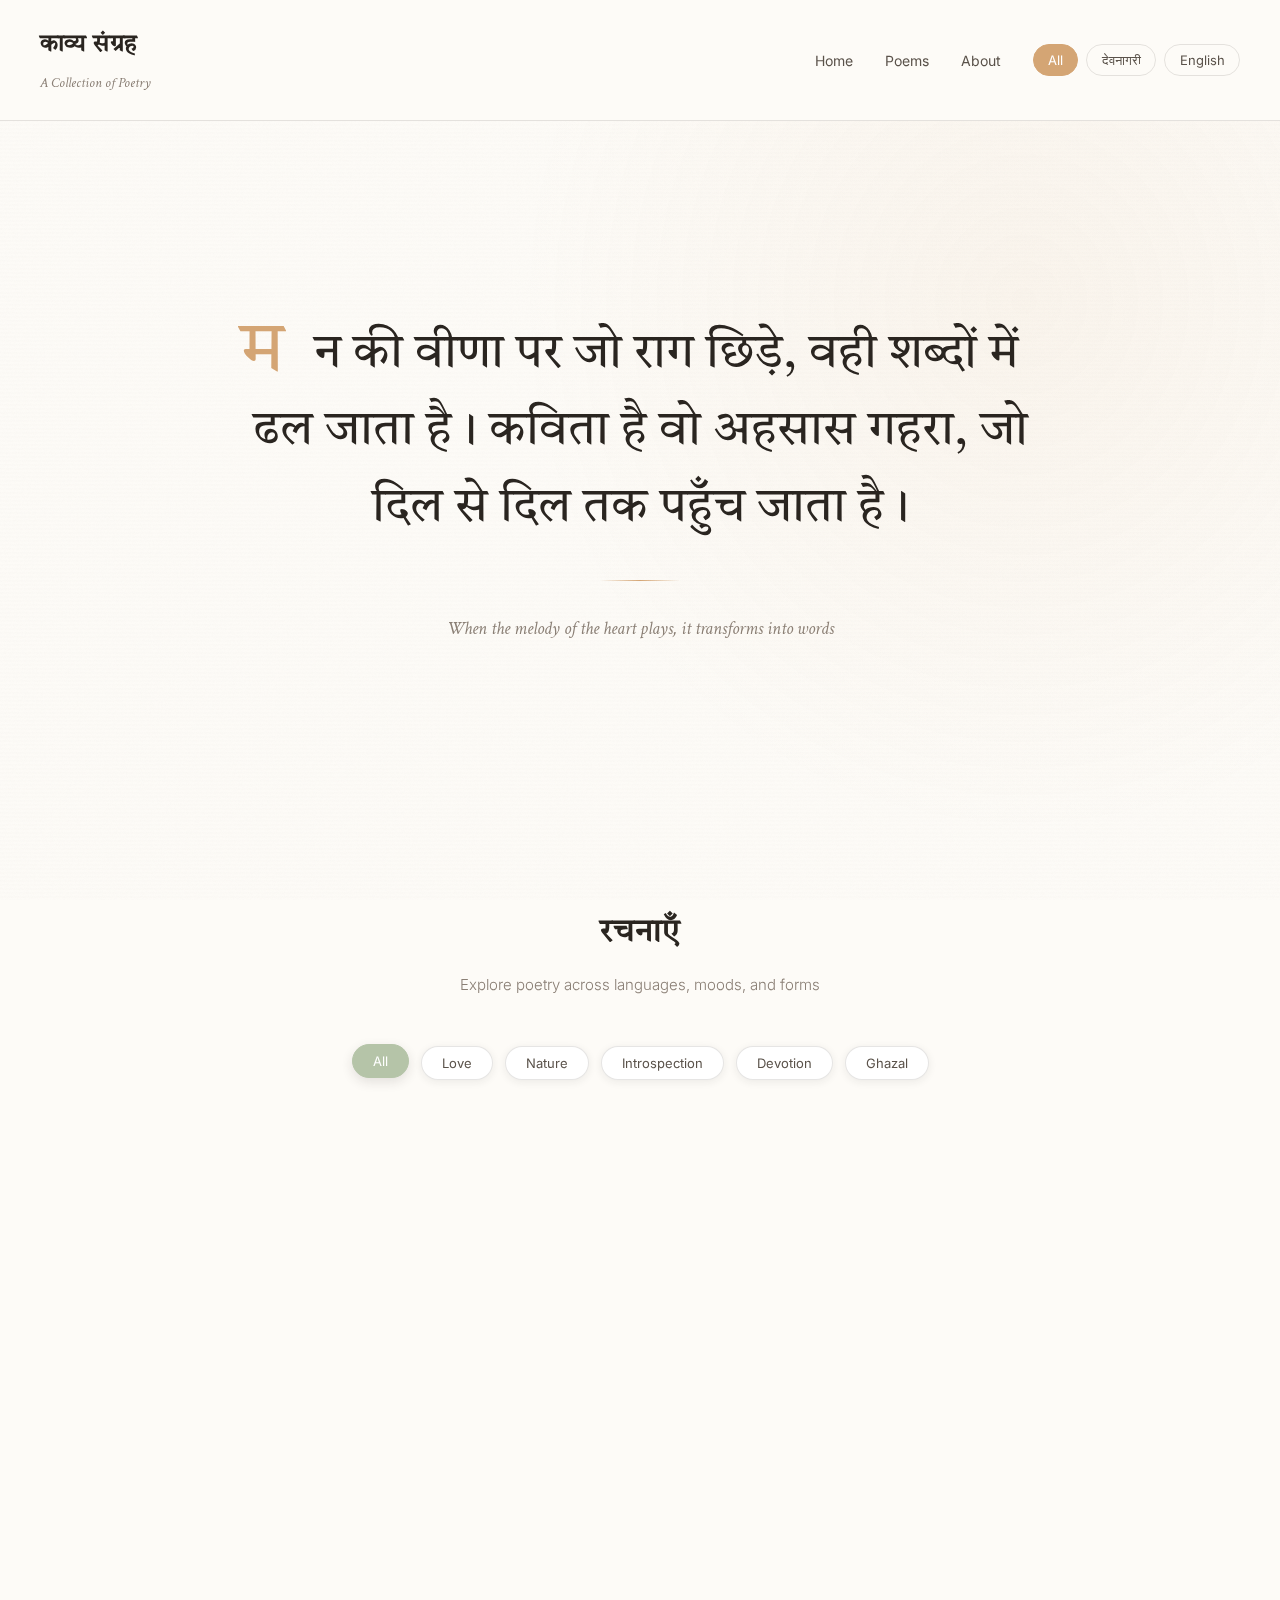
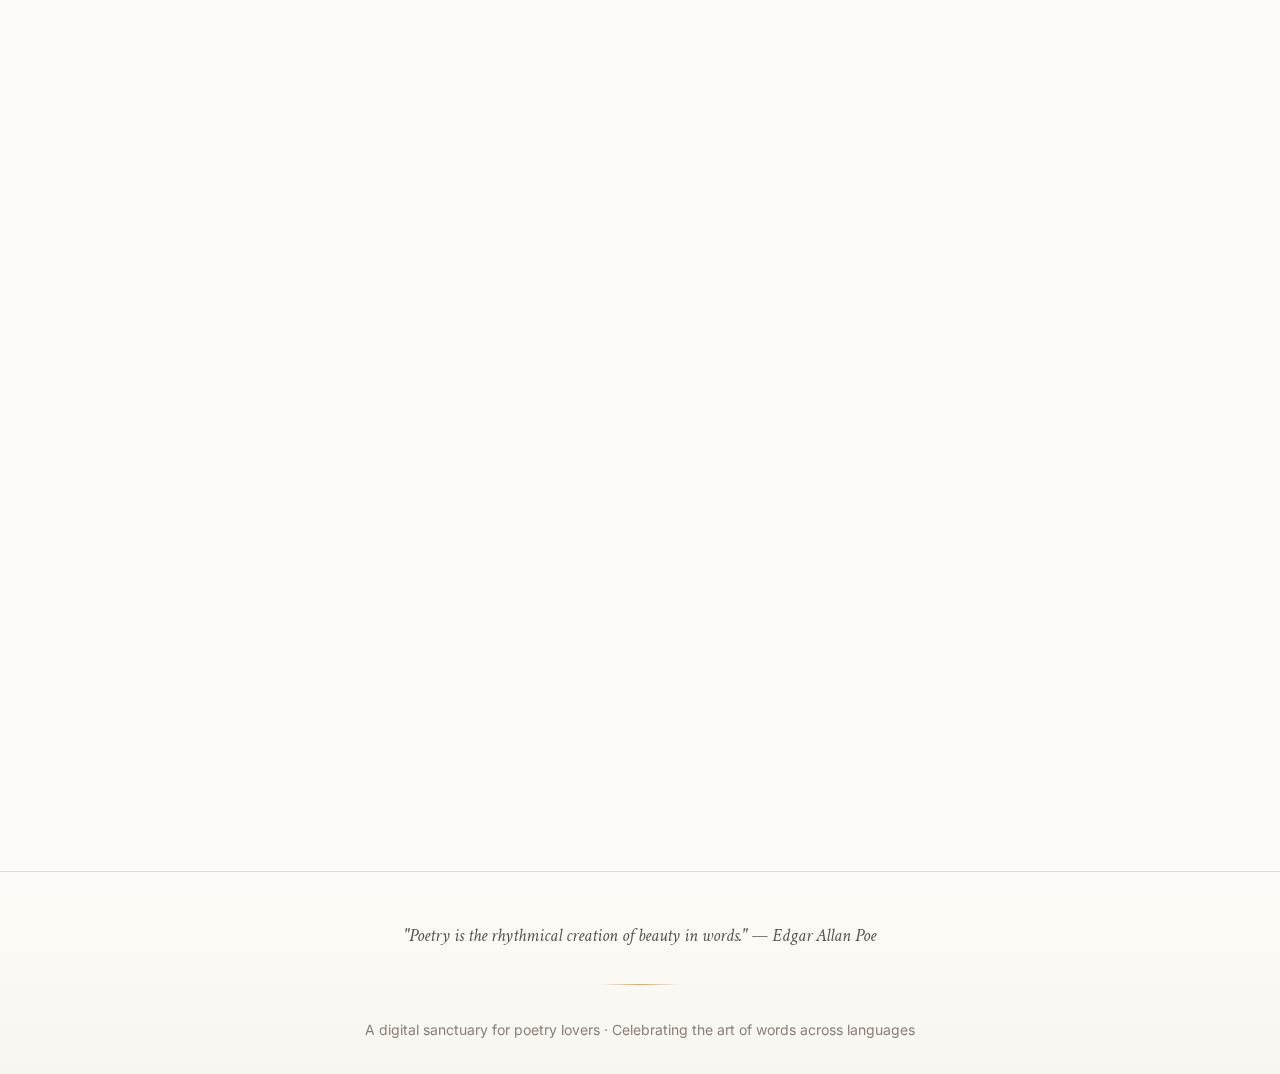
<file: misc/poetry-website.html>
<!DOCTYPE html>
<html lang="hi">
<head>
    <meta charset="UTF-8">
    <meta name="viewport" content="width=device-width, initial-scale=1.0">
    <title>काव्य संग्रह · Poetry Collection</title>
    <link rel="preconnect" href="https://fonts.googleapis.com">
    <link rel="preconnect" href="https://fonts.gstatic.com" crossorigin>
    <link href="https://fonts.googleapis.com/css2?family=Abhaya+Libre:wght@400;600;700&family=Tiro+Devanagari+Hindi:ital@0;1&family=Crimson+Text:ital,wght@0,400;0,600;1,400&family=Cormorant+Garamond:ital,wght@0,300;0,400;0,600;1,300;1,400&family=Inter:wght@300;400;500&display=swap" rel="stylesheet">
    <style>
        :root {
            --paper: #fdfbf7;
            --ink-dark: #2a2520;
            --ink-medium: #5a524a;
            --ink-light: #8a7f75;
            --accent-warm: #d4a574;
            --accent-rose: #c89b8c;
            --accent-sage: #b5c4a8;
            --divider: rgba(90, 82, 74, 0.15);
            --shadow-soft: rgba(42, 37, 32, 0.08);
            --shadow-medium: rgba(42, 37, 32, 0.12);
            
            --serif-devanagari: 'Tiro Devanagari Hindi', 'Abhaya Libre', serif;
            --serif-english: 'Crimson Text', 'Cormorant Garamond', serif;
            --sans: 'Inter', -apple-system, sans-serif;
        }

        * {
            margin: 0;
            padding: 0;
            box-sizing: border-box;
        }

        body {
            font-family: var(--serif-english);
            background: var(--paper);
            color: var(--ink-dark);
            line-height: 1.8;
            overflow-x: hidden;
            position: relative;
        }

        /* Paper texture overlay */
        body::before {
            content: '';
            position: fixed;
            top: 0;
            left: 0;
            width: 100%;
            height: 100%;
            background-image: 
                repeating-linear-gradient(
                    0deg,
                    transparent,
                    transparent 2px,
                    rgba(90, 82, 74, 0.02) 2px,
                    rgba(90, 82, 74, 0.02) 4px
                );
            pointer-events: none;
            z-index: 1;
            opacity: 0.4;
        }

        /* Grain texture */
        body::after {
            content: '';
            position: fixed;
            top: 0;
            left: 0;
            width: 100%;
            height: 100%;
            background-image: url("data:image/svg+xml,%3Csvg viewBox='0 0 400 400' xmlns='http://www.w3.org/2000/svg'%3E%3Cfilter id='noiseFilter'%3E%3CfeTurbulence type='fractalNoise' baseFrequency='2.5' numOctaves='4' stitchTiles='stitch'/%3E%3C/filter%3E%3Crect width='100%25' height='100%25' filter='url(%23noiseFilter)' opacity='0.03'/%3E%3C/svg%3E");
            pointer-events: none;
            z-index: 1;
            opacity: 0.6;
        }

        .content-wrapper {
            position: relative;
            z-index: 2;
        }

        /* Navigation */
        nav {
            position: sticky;
            top: 0;
            background: rgba(253, 251, 247, 0.95);
            backdrop-filter: blur(10px);
            border-bottom: 1px solid var(--divider);
            padding: 1.5rem 2rem;
            z-index: 100;
            animation: slideDown 0.6s ease-out;
        }

        @keyframes slideDown {
            from {
                transform: translateY(-100%);
                opacity: 0;
            }
            to {
                transform: translateY(0);
                opacity: 1;
            }
        }

        .nav-container {
            max-width: 1200px;
            margin: 0 auto;
            display: flex;
            justify-content: space-between;
            align-items: center;
            gap: 2rem;
        }

        .site-title {
            font-family: var(--serif-devanagari);
            font-size: 1.5rem;
            font-weight: 600;
            color: var(--ink-dark);
            letter-spacing: 0.02em;
        }

        .site-subtitle {
            font-family: var(--serif-english);
            font-size: 0.875rem;
            color: var(--ink-light);
            font-style: italic;
            margin-top: 0.25rem;
        }

        .nav-links {
            display: flex;
            gap: 2rem;
            align-items: center;
            font-family: var(--sans);
            font-size: 0.875rem;
            font-weight: 400;
        }

        .nav-links a {
            color: var(--ink-medium);
            text-decoration: none;
            transition: color 0.3s ease;
            position: relative;
        }

        .nav-links a::after {
            content: '';
            position: absolute;
            bottom: -4px;
            left: 0;
            width: 0;
            height: 1px;
            background: var(--accent-warm);
            transition: width 0.3s ease;
        }

        .nav-links a:hover {
            color: var(--ink-dark);
        }

        .nav-links a:hover::after {
            width: 100%;
        }

        .lang-filter {
            display: flex;
            gap: 0.5rem;
        }

        .lang-btn {
            padding: 0.4rem 0.9rem;
            border: 1px solid var(--divider);
            background: transparent;
            color: var(--ink-medium);
            cursor: pointer;
            font-family: var(--sans);
            font-size: 0.813rem;
            border-radius: 20px;
            transition: all 0.3s ease;
        }

        .lang-btn:hover,
        .lang-btn.active {
            background: var(--accent-warm);
            border-color: var(--accent-warm);
            color: white;
        }

        /* Hero Section */
        .hero {
            min-height: 80vh;
            display: flex;
            align-items: center;
            justify-content: center;
            padding: 4rem 2rem;
            position: relative;
            overflow: hidden;
        }

        .hero::before {
            content: '';
            position: absolute;
            top: -50%;
            right: -20%;
            width: 80%;
            height: 150%;
            background: radial-gradient(ellipse at center, rgba(212, 165, 116, 0.08), transparent 70%);
            pointer-events: none;
            animation: float 20s ease-in-out infinite;
        }

        @keyframes float {
            0%, 100% { transform: translate(0, 0) rotate(0deg); }
            50% { transform: translate(-20px, 20px) rotate(2deg); }
        }

        .hero-content {
            max-width: 800px;
            text-align: center;
            animation: fadeInUp 1s ease-out 0.2s backwards;
        }

        @keyframes fadeInUp {
            from {
                opacity: 0;
                transform: translateY(30px);
            }
            to {
                opacity: 1;
                transform: translateY(0);
            }
        }

        .featured-quote {
            font-family: var(--serif-devanagari);
            font-size: clamp(1.75rem, 4vw, 3rem);
            line-height: 1.6;
            color: var(--ink-dark);
            margin-bottom: 2rem;
            font-weight: 400;
            position: relative;
        }

        .featured-quote::first-letter {
            font-size: 1.5em;
            line-height: 0.8;
            color: var(--accent-warm);
            float: left;
            margin-right: 0.1em;
            margin-top: 0.1em;
        }

        .quote-attribution {
            font-family: var(--serif-english);
            font-size: 1.125rem;
            color: var(--ink-light);
            font-style: italic;
            margin-top: 1.5rem;
        }

        .hero-divider {
            width: 80px;
            height: 1px;
            background: linear-gradient(to right, transparent, var(--accent-warm), transparent);
            margin: 2rem auto;
        }

        /* Poem Grid */
        .poems-section {
            max-width: 1200px;
            margin: 0 auto;
            padding: 4rem 2rem;
        }

        .section-header {
            text-align: center;
            margin-bottom: 3rem;
            animation: fadeInUp 0.8s ease-out;
        }

        .section-title {
            font-family: var(--serif-devanagari);
            font-size: 2rem;
            font-weight: 600;
            color: var(--ink-dark);
            margin-bottom: 0.5rem;
        }

        .section-subtitle {
            font-family: var(--sans);
            font-size: 0.938rem;
            color: var(--ink-light);
            font-weight: 300;
        }

        .filter-tags {
            display: flex;
            gap: 0.75rem;
            flex-wrap: wrap;
            justify-content: center;
            margin-bottom: 3rem;
            animation: fadeInUp 0.8s ease-out 0.2s backwards;
        }

        .filter-tag {
            padding: 0.5rem 1.25rem;
            border: 1px solid var(--divider);
            background: white;
            color: var(--ink-medium);
            cursor: pointer;
            font-family: var(--sans);
            font-size: 0.813rem;
            border-radius: 25px;
            transition: all 0.3s ease;
            box-shadow: 0 2px 8px var(--shadow-soft);
        }

        .filter-tag:hover,
        .filter-tag.active {
            background: var(--accent-sage);
            border-color: var(--accent-sage);
            color: white;
            transform: translateY(-2px);
            box-shadow: 0 4px 12px var(--shadow-medium);
        }

        .poems-grid {
            display: grid;
            grid-template-columns: repeat(auto-fill, minmax(340px, 1fr));
            gap: 2rem;
            margin-bottom: 4rem;
        }

        .poem-card {
            background: white;
            padding: 2.5rem 2rem;
            border-radius: 8px;
            box-shadow: 0 4px 16px var(--shadow-soft);
            transition: all 0.4s cubic-bezier(0.4, 0, 0.2, 1);
            cursor: pointer;
            position: relative;
            overflow: hidden;
            animation: fadeInUp 0.6s ease-out backwards;
        }

        .poem-card:nth-child(1) { animation-delay: 0.1s; }
        .poem-card:nth-child(2) { animation-delay: 0.2s; }
        .poem-card:nth-child(3) { animation-delay: 0.3s; }
        .poem-card:nth-child(4) { animation-delay: 0.4s; }
        .poem-card:nth-child(5) { animation-delay: 0.5s; }
        .poem-card:nth-child(6) { animation-delay: 0.6s; }

        .poem-card::before {
            content: '';
            position: absolute;
            top: 0;
            left: 0;
            width: 4px;
            height: 0;
            background: linear-gradient(to bottom, var(--accent-warm), var(--accent-rose));
            transition: height 0.4s ease;
        }

        .poem-card:hover {
            transform: translateY(-8px);
            box-shadow: 0 12px 32px var(--shadow-medium);
        }

        .poem-card:hover::before {
            height: 100%;
        }

        .poem-meta {
            display: flex;
            gap: 0.75rem;
            margin-bottom: 1rem;
            flex-wrap: wrap;
        }

        .poem-tag {
            font-family: var(--sans);
            font-size: 0.688rem;
            text-transform: uppercase;
            letter-spacing: 0.08em;
            color: var(--ink-light);
            padding: 0.25rem 0.75rem;
            background: rgba(181, 196, 168, 0.15);
            border-radius: 12px;
            font-weight: 500;
        }

        .poem-title {
            font-family: var(--serif-devanagari);
            font-size: 1.5rem;
            font-weight: 600;
            color: var(--ink-dark);
            margin-bottom: 1rem;
            line-height: 1.4;
        }

        .poem-preview {
            font-family: var(--serif-devanagari);
            font-size: 1.063rem;
            line-height: 1.9;
            color: var(--ink-medium);
            margin-bottom: 1.25rem;
        }

        .poem-lang {
            font-family: var(--sans);
            font-size: 0.75rem;
            color: var(--ink-light);
            text-transform: uppercase;
            letter-spacing: 0.1em;
        }

        /* Full Poem View */
        .poem-full {
            max-width: 700px;
            margin: 0 auto;
            padding: 5rem 2rem;
            animation: fadeInUp 0.8s ease-out;
        }

        .poem-full-title {
            font-family: var(--serif-devanagari);
            font-size: 2.5rem;
            font-weight: 600;
            text-align: center;
            color: var(--ink-dark);
            margin-bottom: 1rem;
            line-height: 1.3;
        }

        .poem-full-meta {
            text-align: center;
            margin-bottom: 3rem;
            padding-bottom: 2rem;
            border-bottom: 1px solid var(--divider);
        }

        .poem-full-info {
            font-family: var(--sans);
            font-size: 0.875rem;
            color: var(--ink-light);
            margin-bottom: 0.5rem;
        }

        .poem-full-text {
            font-family: var(--serif-devanagari);
            font-size: 1.375rem;
            line-height: 2.2;
            color: var(--ink-dark);
            white-space: pre-line;
        }

        .poem-full-text::first-letter {
            font-size: 3em;
            line-height: 0.8;
            float: left;
            margin-right: 0.15em;
            margin-top: 0.08em;
            color: var(--accent-rose);
            font-weight: 600;
        }

        .stanza {
            margin-bottom: 2rem;
        }

        .back-btn {
            display: inline-flex;
            align-items: center;
            gap: 0.5rem;
            font-family: var(--sans);
            font-size: 0.875rem;
            color: var(--ink-medium);
            text-decoration: none;
            margin-bottom: 2rem;
            padding: 0.5rem 0;
            transition: color 0.3s ease;
        }

        .back-btn:hover {
            color: var(--ink-dark);
        }

        /* Footer */
        footer {
            background: linear-gradient(to bottom, transparent, rgba(181, 196, 168, 0.08));
            padding: 3rem 2rem 2rem;
            margin-top: 4rem;
            border-top: 1px solid var(--divider);
        }

        .footer-content {
            max-width: 1200px;
            margin: 0 auto;
            text-align: center;
        }

        .footer-quote {
            font-family: var(--serif-english);
            font-size: 1.125rem;
            font-style: italic;
            color: var(--ink-medium);
            margin-bottom: 1.5rem;
            line-height: 1.8;
        }

        .footer-text {
            font-family: var(--sans);
            font-size: 0.875rem;
            color: var(--ink-light);
        }

        /* Responsive */
        @media (max-width: 768px) {
            nav {
                padding: 1rem;
            }

            .nav-container {
                flex-direction: column;
                gap: 1rem;
            }

            .nav-links {
                flex-direction: column;
                gap: 0.75rem;
                width: 100%;
                text-align: center;
            }

            .lang-filter {
                justify-content: center;
            }

            .hero {
                min-height: 70vh;
                padding: 3rem 1.5rem;
            }

            .featured-quote {
                font-size: 1.75rem;
            }

            .poems-grid {
                grid-template-columns: 1fr;
                gap: 1.5rem;
            }

            .poem-full {
                padding: 3rem 1.5rem;
            }

            .poem-full-title {
                font-size: 2rem;
            }

            .poem-full-text {
                font-size: 1.188rem;
            }
        }

        /* Print styles */
        @media print {
            body::before,
            body::after {
                display: none;
            }

            nav,
            .filter-tags,
            .back-btn,
            footer {
                display: none;
            }

            .poem-full {
                padding: 2rem 1rem;
            }

            .poem-card {
                box-shadow: none;
                border: 1px solid var(--divider);
                page-break-inside: avoid;
            }
        }

        /* Accessibility */
        .visually-hidden {
            position: absolute;
            width: 1px;
            height: 1px;
            padding: 0;
            margin: -1px;
            overflow: hidden;
            clip: rect(0, 0, 0, 0);
            white-space: nowrap;
            border: 0;
        }

        /* Focus styles */
        *:focus-visible {
            outline: 2px solid var(--accent-warm);
            outline-offset: 3px;
        }
    </style>
</head>
<body>
    <div class="content-wrapper">
        <nav role="navigation" aria-label="Main navigation">
            <div class="nav-container">
                <div>
                    <div class="site-title" lang="hi">काव्य संग्रह</div>
                    <div class="site-subtitle" lang="en">A Collection of Poetry</div>
                </div>
                <div class="nav-links">
                    <a href="#home">Home</a>
                    <a href="#poems">Poems</a>
                    <a href="#about">About</a>
                    <div class="lang-filter">
                        <button class="lang-btn active" data-lang="all" aria-pressed="true">All</button>
                        <button class="lang-btn" data-lang="devanagari" aria-pressed="false">देवनागरी</button>
                        <button class="lang-btn" data-lang="english" aria-pressed="false">English</button>
                    </div>
                </div>
            </div>
        </nav>

        <main>
            <section class="hero" id="home">
                <div class="hero-content">
                    <blockquote class="featured-quote" lang="hi">
                        मन की वीणा पर जो राग छिड़े,
                        वही शब्दों में ढल जाता है।
                        कविता है वो अहसास गहरा,
                        जो दिल से दिल तक पहुँच जाता है।
                    </blockquote>
                    <div class="hero-divider"></div>
                    <p class="quote-attribution" lang="en">When the melody of the heart plays, it transforms into words</p>
                </div>
            </section>

            <section class="poems-section" id="poems">
                <div class="section-header">
                    <h2 class="section-title" lang="hi">रचनाएँ</h2>
                    <p class="section-subtitle" lang="en">Explore poetry across languages, moods, and forms</p>
                </div>

                <div class="filter-tags" role="group" aria-label="Filter by theme">
                    <button class="filter-tag active" data-filter="all">All</button>
                    <button class="filter-tag" data-filter="love">Love</button>
                    <button class="filter-tag" data-filter="nature">Nature</button>
                    <button class="filter-tag" data-filter="introspection">Introspection</button>
                    <button class="filter-tag" data-filter="devotion">Devotion</button>
                    <button class="filter-tag" data-filter="ghazal">Ghazal</button>
                </div>

                <div class="poems-grid">
                    <article class="poem-card" data-category="love" data-lang="hindi">
                        <div class="poem-meta">
                            <span class="poem-tag">Love</span>
                            <span class="poem-tag">Hindi</span>
                        </div>
                        <h3 class="poem-title" lang="hi">चाँदनी रात</h3>
                        <div class="poem-preview" lang="hi">
                            चाँदनी रात में तेरी याद आई,<br>
                            जैसे सावन की पहली फुहार।<br>
                            दिल के कोने में बसी है वो बात,<br>
                            जो कभी बनी न शब्दों का हार।
                        </div>
                        <span class="poem-lang">खड़ी बोली</span>
                    </article>

                    <article class="poem-card" data-category="nature" data-lang="hindi">
                        <div class="poem-meta">
                            <span class="poem-tag">Nature</span>
                            <span class="poem-tag">Braj Bhasha</span>
                        </div>
                        <h3 class="poem-title" lang="hi">वृंदावन की कुंज</h3>
                        <div class="poem-preview" lang="hi">
                            कुंज गली में खड़े हरे वृक्ष,<br>
                            झूम रहे हैं पवन संग।<br>
                            राधे राधे गूँजे चारों ओर,<br>
                            यमुना बहे श्याम के रंग।
                        </div>
                        <span class="poem-lang">ब्रज भाषा</span>
                    </article>

                    <article class="poem-card" data-category="introspection" data-lang="english">
                        <div class="poem-meta">
                            <span class="poem-tag">Introspection</span>
                            <span class="poem-tag">English</span>
                        </div>
                        <h3 class="poem-title" lang="en">Silent Echoes</h3>
                        <div class="poem-preview" lang="en">
                            In the silence between heartbeats,<br>
                            lies a world of unspoken dreams.<br>
                            Each breath carries a thousand thoughts,<br>
                            more profound than what it seems.
                        </div>
                        <span class="poem-lang">English</span>
                    </article>

                    <article class="poem-card" data-category="ghazal" data-lang="urdu">
                        <div class="poem-meta">
                            <span class="poem-tag">Ghazal</span>
                            <span class="poem-tag">Urdu</span>
                        </div>
                        <h3 class="poem-title" lang="hi">दिल की बात</h3>
                        <div class="poem-preview" lang="hi">
                            इश्क़ में जो मिले वो ग़म भी मीठे लगे,<br>
                            जुदाई के पल भी महफ़िल से कम न लगे।<br>
                            दिल की बातें जो होंठों पे आई नहीं,<br>
                            आँखों में छुपी वो बातें भी कम न लगे।
                        </div>
                        <span class="poem-lang">उर्दू (देवनागरी)</span>
                    </article>

                    <article class="poem-card" data-category="devotion" data-lang="hindi">
                        <div class="poem-meta">
                            <span class="poem-tag">Devotion</span>
                            <span class="poem-tag">Awadhi</span>
                        </div>
                        <h3 class="poem-title" lang="hi">राम की भक्ति</h3>
                        <div class="poem-preview" lang="hi">
                            राम नाम की माला जपूँ,<br>
                            मन के मंदिर में दीप जलाऊँ।<br>
                            सीता राम के चरणन में,<br>
                            अपना जीवन सब अर्पित करूँ।
                        </div>
                        <span class="poem-lang">अवधी</span>
                    </article>

                    <article class="poem-card" data-category="love" data-lang="english">
                        <div class="poem-meta">
                            <span class="poem-tag">Love</span>
                            <span class="poem-tag">English</span>
                        </div>
                        <h3 class="poem-title" lang="en">Whispers of the Heart</h3>
                        <div class="poem-preview" lang="en">
                            Your voice lingers like morning mist,<br>
                            soft and tender, sweet and pure.<br>
                            In every whisper of the wind I hear,<br>
                            the promises that will endure.
                        </div>
                        <span class="poem-lang">English</span>
                    </article>

                    <article class="poem-card" data-category="nature" data-lang="hindi">
                        <div class="poem-meta">
                            <span class="poem-tag">Nature</span>
                            <span class="poem-tag">Maithili</span>
                        </div>
                        <h3 class="poem-title" lang="hi">गंगा का तट</h3>
                        <div class="poem-preview" lang="hi">
                            गंगा के तट पर बैठल छी,<br>
                            देखि रहल छी लहर के खेल।<br>
                            सूरज की किरण पानी में चमके,<br>
                            मन में बसल अपार हर्ष भेल।
                        </div>
                        <span class="poem-lang">मैथिली</span>
                    </article>

                    <article class="poem-card" data-category="introspection" data-lang="hindi">
                        <div class="poem-meta">
                            <span class="poem-tag">Introspection</span>
                            <span class="poem-tag">Hindi</span>
                        </div>
                        <h3 class="poem-title" lang="hi">खुद से मुलाक़ात</h3>
                        <div class="poem-preview" lang="hi">
                            आईने में देखा तो खुद को पाया,<br>
                            जो भीड़ में कहीं खो गया था।<br>
                            सवालों के जंगल में भटकते-भटकते,<br>
                            अपना ही एक रास्ता मिल गया था।
                        </div>
                        <span class="poem-lang">खड़ी बोली</span>
                    </article>

                    <article class="poem-card" data-category="ghazal" data-lang="urdu">
                        <div class="poem-meta">
                            <span class="poem-tag">Ghazal</span>
                            <span class="poem-tag">Urdu</span>
                        </div>
                        <h3 class="poem-title" lang="hi">शाम का सफ़र</h3>
                        <div class="poem-preview" lang="hi">
                            शाम ढले जब याद तुम्हारी आए,<br>
                            दिल में फिर से प्यार की बहार आए।<br>
                            जिंदगी की राहों में तन्हा चलते-चलते,<br>
                            तुम्हारे ख़यालों का इक कारवां आए।
                        </div>
                        <span class="poem-lang">उर्दू (देवनागरी)</span>
                    </article>
                </div>
            </section>
        </main>

        <footer>
            <div class="footer-content">
                <p class="footer-quote" lang="en">
                    "Poetry is the rhythmical creation of beauty in words." — Edgar Allan Poe
                </p>
                <div class="hero-divider"></div>
                <p class="footer-text" lang="en">
                    A digital sanctuary for poetry lovers · Celebrating the art of words across languages
                </p>
            </div>
        </footer>
    </div>

    <script>
        // Language filter functionality
        const langButtons = document.querySelectorAll('.lang-btn');
        const poemCards = document.querySelectorAll('.poem-card');

        langButtons.forEach(btn => {
            btn.addEventListener('click', () => {
                const selectedLang = btn.dataset.lang;
                
                // Update active state
                langButtons.forEach(b => {
                    b.classList.remove('active');
                    b.setAttribute('aria-pressed', 'false');
                });
                btn.classList.add('active');
                btn.setAttribute('aria-pressed', 'true');

                // Filter poems
                poemCards.forEach(card => {
                    const cardLang = card.dataset.lang;
                    if (selectedLang === 'all') {
                        card.style.display = 'block';
                        setTimeout(() => {
                            card.style.opacity = '1';
                            card.style.transform = 'translateY(0)';
                        }, 10);
                    } else if (selectedLang === 'devanagari' && cardLang !== 'english') {
                        card.style.display = 'block';
                        setTimeout(() => {
                            card.style.opacity = '1';
                            card.style.transform = 'translateY(0)';
                        }, 10);
                    } else if (selectedLang === 'english' && cardLang === 'english') {
                        card.style.display = 'block';
                        setTimeout(() => {
                            card.style.opacity = '1';
                            card.style.transform = 'translateY(0)';
                        }, 10);
                    } else {
                        card.style.opacity = '0';
                        card.style.transform = 'translateY(20px)';
                        setTimeout(() => {
                            card.style.display = 'none';
                        }, 300);
                    }
                });
            });
        });

        // Theme filter functionality
        const filterTags = document.querySelectorAll('.filter-tag');

        filterTags.forEach(tag => {
            tag.addEventListener('click', () => {
                const selectedFilter = tag.dataset.filter;
                
                // Update active state
                filterTags.forEach(t => t.classList.remove('active'));
                tag.classList.add('active');

                // Filter poems by theme
                poemCards.forEach(card => {
                    const cardCategory = card.dataset.category;
                    if (selectedFilter === 'all' || cardCategory === selectedFilter) {
                        card.style.display = 'block';
                        setTimeout(() => {
                            card.style.opacity = '1';
                            card.style.transform = 'translateY(0)';
                        }, 10);
                    } else {
                        card.style.opacity = '0';
                        card.style.transform = 'translateY(20px)';
                        setTimeout(() => {
                            card.style.display = 'none';
                        }, 300);
                    }
                });
            });
        });

        // Smooth scroll for navigation links
        document.querySelectorAll('a[href^="#"]').forEach(anchor => {
            anchor.addEventListener('click', function (e) {
                e.preventDefault();
                const target = document.querySelector(this.getAttribute('href'));
                if (target) {
                    target.scrollIntoView({
                        behavior: 'smooth',
                        block: 'start'
                    });
                }
            });
        });

        // Intersection Observer for fade-in animations
        const observerOptions = {
            threshold: 0.1,
            rootMargin: '0px 0px -50px 0px'
        };

        const observer = new IntersectionObserver((entries) => {
            entries.forEach(entry => {
                if (entry.isIntersecting) {
                    entry.target.style.opacity = '1';
                    entry.target.style.transform = 'translateY(0)';
                }
            });
        }, observerOptions);

        // Observe all poem cards
        poemCards.forEach(card => {
            card.style.opacity = '0';
            card.style.transform = 'translateY(30px)';
            card.style.transition = 'opacity 0.6s ease, transform 0.6s ease';
            observer.observe(card);
        });
    </script>
</body>
</html>
</file>
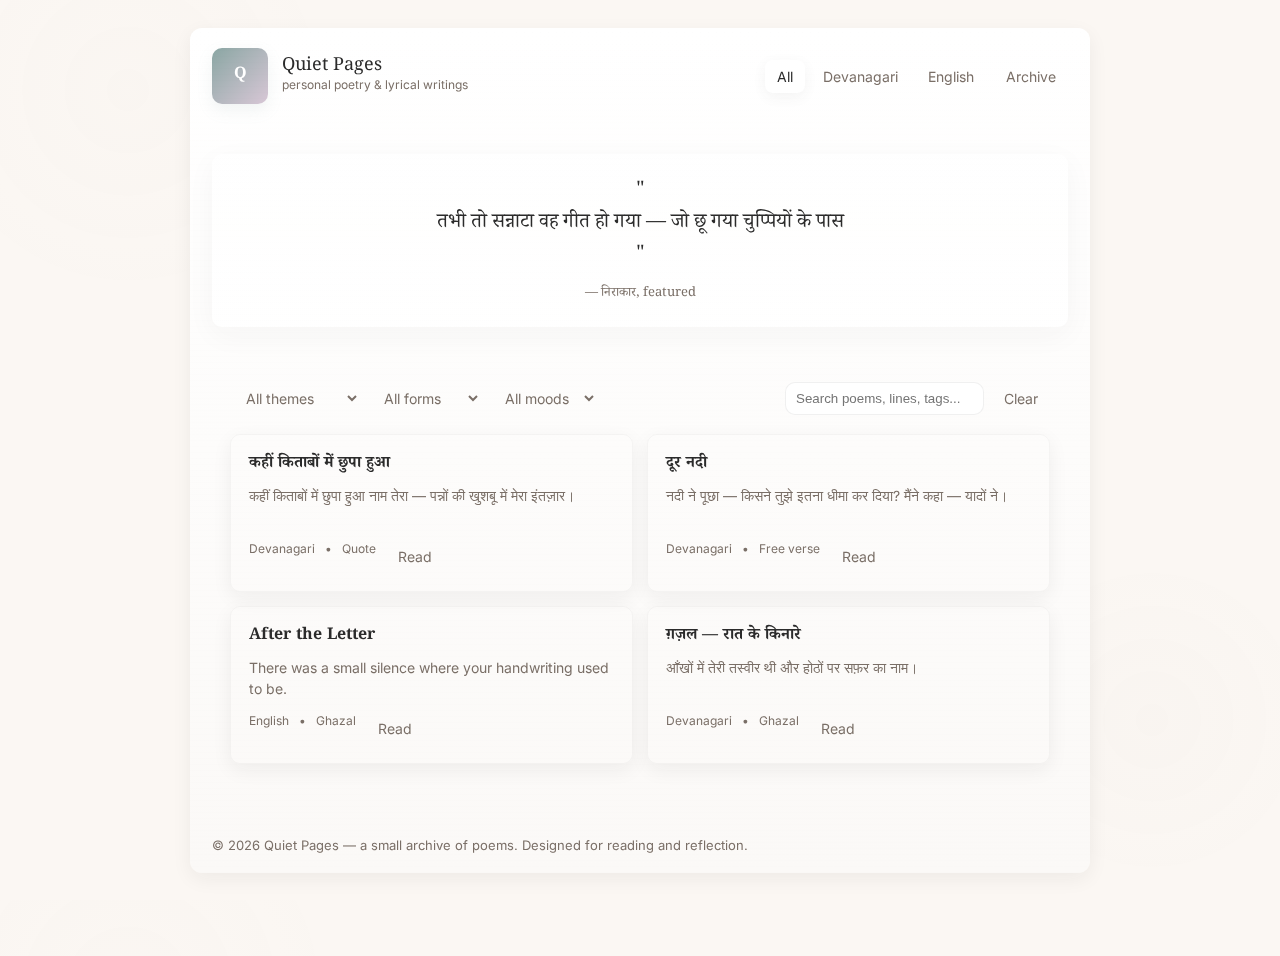
<file: misc/poetry_portfolio.html>
<!doctype html>
<html lang="en">
<head>
  <meta charset="utf-8" />
  <meta name="viewport" content="width=device-width,initial-scale=1" />
  <title>Quiet Pages — Personal Poetry</title>

  <!-- Fonts: Devanagari-optimized serif + Latin serif + UI sans -->
  <link href="https://fonts.googleapis.com/css2?family=Inter:wght@300;400;600&family=Merriweather:ital,wght@0,300;0,400;0,700;1,300&family=Noto+Serif+Devanagari:wght@400;700&display=swap" rel="stylesheet">

  <meta name="description" content="A calm, elegant personal poetry site for Devanagari and English poetry — quotes, ghazals, short lyric pieces." />

  <style>
    /* Mobile-first base */
    :root{
      --bg:#fbf7f3; /* paper-like */
      --muted:#7a6f67;
      --accent:#8aa6a3; /* soft teal */
      --ink:#2b2b2b;
      --card:#fff;
      --max-width:900px;
      --serif: 'Noto Serif Devanagari', 'Merriweather', Georgia, serif;
      --sans: 'Inter', system-ui, -apple-system, 'Segoe UI', Roboto, 'Helvetica Neue', Arial, sans-serif;
      --glass: rgba(255,255,255,0.6);
      --shadow: 0 6px 20px rgba(33,33,33,0.06);
    }

    html,body{height:100%;}
    body{
      margin:0;
      background:var(--bg);
      color:var(--ink);
      font-family:var(--sans);
      -webkit-font-smoothing:antialiased;
      -moz-osx-font-smoothing:grayscale;
      line-height:1.5;
      -webkit-text-size-adjust:100%;
      background-image:
        radial-gradient(circle at 10% 10%, rgba(200,190,180,0.02) 0, transparent 15%),
        radial-gradient(circle at 90% 80%, rgba(150,140,130,0.02) 0, transparent 12%);
      min-height:100vh;
      display:flex;
      flex-direction:column;
      align-items:center;
      padding:28px 18px;
    }

    /* subtle paper grain using pseudo-element on root container */
    .paper{
      width:100%;
      max-width:var(--max-width);
      background:linear-gradient(180deg,var(--card),#fbf9f7);
      box-shadow:var(--shadow);
      border-radius:12px;
      overflow:hidden;
      position:relative;
    }
    .paper:after{
      content:"";
      position:absolute; inset:0; pointer-events:none;
      background-image:repeating-linear-gradient(0deg, rgba(0,0,0,0.01) 0 1px, transparent 1px 6px);
      mix-blend-mode:overlay;
      opacity:0.6;
    }

    header{
      display:flex;align-items:center;justify-content:space-between;
      padding:20px 22px;
      gap:16px;
    }
    .brand{
      display:flex;align-items:center;gap:14px;text-decoration:none;color:var(--ink);
    }
    .logo{
      width:56px;height:56px;border-radius:10px;background:linear-gradient(135deg,var(--accent),#d8c7d6);
      display:flex;align-items:center;justify-content:center;font-weight:700;color:#fff;font-family:var(--serif);box-shadow:0 6px 16px rgba(138,166,163,0.12);
    }
    .site-title{font-family:var(--serif);font-size:18px;line-height:1;color:var(--ink)}
    .site-sub{font-size:12px;color:var(--muted)}

    nav{display:flex;gap:8px;align-items:center}
    .lang-switch{display:flex;gap:6px}
    .btn{
      font-family:var(--sans);font-size:14px;padding:8px 12px;border-radius:8px;border:0;background:transparent;color:var(--muted);cursor:pointer;transition:all .18s ease}
    .btn[aria-pressed="true"]{background:var(--glass);color:var(--ink);box-shadow:0 4px 14px rgba(70,70,70,0.06)}

    /* Hero */
    .hero{padding:30px 22px 36px;text-align:center}
    .featured{
      font-family:var(--serif);font-size:20px;line-height:1.6;max-width:900px;margin:0 auto;padding:22px;border-radius:10px;
      background:linear-gradient(180deg, rgba(255,255,255,0.6), rgba(255,255,255,0.9));box-shadow:0 8px 30px rgba(40,40,40,0.04);
      transition:transform .5s ease, opacity .4s ease;opacity:0;transform:translateY(8px)
    }
    .featured.visible{opacity:1;transform:none}
    .featured q{quotes:'"' '"' '“' '”';}
    .featured .line{display:block}
    .featured .meta{font-size:13px;color:var(--muted);margin-top:12px}

    main{padding:18px}

    /* Archive */
    .controls{display:flex;flex-wrap:wrap;gap:8px;align-items:center;padding:0 22px 18px}
    .filters{display:flex;gap:8px;flex-wrap:wrap}
    .search{margin-left:auto;display:flex;gap:8px;align-items:center}
    .search input{padding:8px 10px;border-radius:10px;border:1px solid rgba(0,0,0,0.06);min-width:140px}

    .grid{display:grid;grid-template-columns:repeat(2,1fr);gap:14px;padding:0 22px 36px}
    .card{background:transparent;padding:18px;border-radius:10px;border:1px solid rgba(40,40,40,0.04);box-shadow:var(--shadow);min-height:120px;display:flex;flex-direction:column;justify-content:space-between;transition:transform .18s ease,box-shadow .18s ease}
    .card:hover{transform:translateY(-6px)}
    .card h3{font-family:var(--serif);margin:0 0 8px;font-size:16px}
    .card p{margin:0;color:var(--muted);font-size:14px}
    .meta-row{display:flex;gap:10px;font-size:12px;color:var(--muted);margin-top:12px;flex-wrap:wrap}

    /* Poem view */
    .poem-wrap{padding:30px 40px;max-width:var(--max-width);margin:0 auto}
    .poem{font-family:var(--serif);font-size:20px;line-height:1.95;margin:0 auto;color:var(--ink);background:transparent}
    .poem p{margin:0 0 1.1em}
    .poem:first-of-type::first-letter{float:left;font-size:48px;line-height:0.8;margin-right:10px;color:var(--accent);font-weight:700}
    .byline{color:var(--muted);font-size:14px;margin-top:12px}

    /* Simple modal for poem reading */
    .overlay{position:fixed;inset:0;display:none;align-items:center;justify-content:center;padding:20px;background:rgba(8,8,8,0.4);backdrop-filter:blur(4px);z-index:60}
    .overlay.open{display:flex}
    .dialog{width:100%;max-width:820px;background:var(--card);border-radius:12px;padding:22px;box-shadow:0 28px 60px rgba(0,0,0,0.28);}

    footer{padding:18px 22px;color:var(--muted);font-size:13px}

    /* Responsive */
    @media (max-width:800px){
      .grid{grid-template-columns:1fr}
      .hero{padding:20px}
      .featured{font-size:18px}
      header{padding:14px}
      .logo{width:46px;height:46px}
      :root{--max-width:760px}
    }

    /* Print-friendly */
    @media print{
      body{background:white}
      header, .controls, footer, .overlay{display:none}
      .paper{box-shadow:none;border-radius:0}
      .poem{font-size:18px;line-height:1.9;color:#000}
    }

    /* Accessibility focus styles */
    :focus{outline:3px solid rgba(138,166,163,0.18);outline-offset:3px}
  </style>
</head>
<body>
  <div class="paper" role="document">
    <header>
      <a class="brand" href="#" aria-label="Quiet Pages — home">
        <div class="logo" aria-hidden="true">Q</div>
        <div>
          <div class="site-title">Quiet Pages</div>
          <div class="site-sub">personal poetry & lyrical writings</div>
        </div>
      </a>

      <nav aria-label="Main navigation">
        <div class="lang-switch" role="tablist" aria-label="Language filters">
          <button class="btn" data-lang="all" aria-pressed="true">All</button>
          <button class="btn" data-lang="devanagari" aria-pressed="false">Devanagari</button>
          <button class="btn" data-lang="english" aria-pressed="false">English</button>
        </div>
        <button class="btn" id="open-archive">Archive</button>
      </nav>
    </header>

    <section class="hero">
      <div class="featured" id="featured" aria-live="polite">
        <q>
          <span class="line" lang="hi">तभी तो सन्नाटा वह गीत हो गया — जो छू गया चुप्पियों के पास</span>
        </q>
        <div class="meta">— <span lang="hi">निराकार</span>, <span lang="en">featured</span></div>
      </div>
    </section>

    <main>
      <div class="controls" aria-hidden="false">
        <div class="filters" role="toolbar" aria-label="Filters">
          <select id="filter-theme" class="btn" aria-label="Filter by theme">
            <option value="all">All themes</option>
            <option value="love">Love</option>
            <option value="loss">Loss</option>
            <option value="nature">Nature</option>
            <option value="introspective">Introspective</option>
          </select>

          <select id="filter-form" class="btn" aria-label="Filter by form">
            <option value="all">All forms</option>
            <option value="ghazal">Ghazal</option>
            <option value="haiku">Haiku</option>
            <option value="freeverse">Free verse</option>
            <option value="quote">Quote</option>
          </select>

          <select id="filter-mood" class="btn" aria-label="Filter by mood">
            <option value="all">All moods</option>
            <option value="calm">Calm</option>
            <option value="wistful">Wistful</option>
            <option value="joy">Joy</option>
            <option value="dark">Dark</option>
          </select>
        </div>

        <div class="search">
          <input id="search" type="search" placeholder="Search poems, lines, tags..." aria-label="Search poems">
          <button class="btn" id="clear-search" aria-label="Clear search">Clear</button>
        </div>
      </div>

      <section class="grid" id="archive" aria-live="polite">
        <!-- Example cards: note lang attr on title/preview -->

        <article class="card" data-lang="devanagari" data-theme="introspective" data-form="quote" data-mood="calm">
          <div>
            <h3 lang="hi">कहीं किताबों में छुपा हुआ</h3>
            <p lang="hi">कहीं किताबों में छुपा हुआ नाम तेरा — पन्नों की खुशबू में मेरा इंतज़ार।</p>
          </div>
          <div class="meta-row">
            <span lang="hi">Devanagari</span><span>•</span><span>Quote</span>
            <button class="btn" data-open="poem1" aria-controls="poem1">Read</button>
          </div>
        </article>

        <article class="card" data-lang="devanagari" data-theme="nature" data-form="freeverse" data-mood="wistful">
          <div>
            <h3 lang="hi">दूर नदी</h3>
            <p lang="hi">नदी ने पूछा — किसने तुझे इतना धीमा कर दिया? मैंने कहा — यादों ने।</p>
          </div>
          <div class="meta-row">
            <span lang="hi">Devanagari</span><span>•</span><span>Free verse</span>
            <button class="btn" data-open="poem2" aria-controls="poem2">Read</button>
          </div>
        </article>

        <article class="card" data-lang="english" data-theme="loss" data-form="ghazal" data-mood="wistful">
          <div>
            <h3 lang="en">After the Letter</h3>
            <p lang="en">There was a small silence where your handwriting used to be.</p>
          </div>
          <div class="meta-row">
            <span lang="en">English</span><span>•</span><span>Ghazal</span>
            <button class="btn" data-open="poem3" aria-controls="poem3">Read</button>
          </div>
        </article>

        <article class="card" data-lang="devanagari" data-theme="love" data-form="ghazal" data-mood="calm">
          <div>
            <h3 lang="hi">ग़ज़ल — रात के किनारे</h3>
            <p lang="hi">आँखों में तेरी तस्वीर थी और होठों पर सफ़र का नाम।</p>
          </div>
          <div class="meta-row">
            <span lang="hi">Devanagari</span><span>•</span><span>Ghazal</span>
            <button class="btn" data-open="poem4" aria-controls="poem4">Read</button>
          </div>
        </article>

      </section>
    </main>

    <footer>
      <div>© <span id="year"></span> Quiet Pages — a small archive of poems. Designed for reading and reflection.</div>
    </footer>

    <!-- Poem dialogs (hidden by default) -->
    <div class="overlay" id="overlay" role="dialog" aria-hidden="true">
      <div class="dialog" role="document" aria-live="polite">
        <button class="btn" id="close-overlay" style="float:right">Close</button>
        <article class="poem-wrap">
          <header>
            <h2 class="site-title">Poem</h2>
            <div class="byline" id="poem-meta"></div>
          </header>
          <section class="poem" id="poem-body">
            <!-- Filled dynamically -->
          </section>
        </article>
      </div>
    </div>

    <!-- Hidden poem text fragments (could be loaded from CMS in production) -->
    <template id="poem1">
      <h3 lang="hi">कहीं किताबों में छुपा हुआ</h3>
      <div class="byline" lang="hi">— निराकार</div>
      <p lang="hi">कहीं किताबों में छुपा हुआ नाम तेरा — पन्नों की खुशबू में मेरा इंतज़ार।</p>
      <p lang="hi">तुम्हारे शहर की खिड़की से जो धूप आती है, वह भी तुम्हारे पास से गुजरती है।</p>
    </template>

    <template id="poem2">
      <h3 lang="hi">दूर नदी</h3>
      <div class="byline" lang="hi">— अनाम</div>
      <p lang="hi">नदी ने पूछा — किसने तुझे इतना धीमा कर दिया?</p>
      <p lang="hi">मैंने कहा — यादों ने, और नदी चली गई अपनी आवाज में।</p>
    </template>

    <template id="poem3">
      <h3 lang="en">After the Letter</h3>
      <div class="byline" lang="en">— Quiet Pages</div>
      <p lang="en">There was a small silence where your handwriting used to be.</p>
      <p lang="en">I folded the day like paper; the envelope kept a small ache.</p>
    </template>

    <template id="poem4">
      <h3 lang="hi">ग़ज़ल — रात के किनारे</h3>
      <div class="byline" lang="hi">— शिखा</div>
      <p lang="hi">आँखों में तेरी तस्वीर थी और होठों पर सफ़र का नाम।</p>
      <p lang="hi">हर स्टेशन पर धड़कनें ठहर गईं, पर कोई उतर कर नहीं आया।</p>
    </template>

  </div>

  <script>
    // small interactive script: filters, search, open poem, featured animation
    (function(){
      const year = document.getElementById('year');
      year.textContent = new Date().getFullYear();

      // reveal featured
      const feat = document.getElementById('featured');
      setTimeout(()=>feat.classList.add('visible'), 120);

      // language tab buttons
      const langBtns = document.querySelectorAll('.lang-switch .btn');
      const archive = document.getElementById('archive');
      langBtns.forEach(btn=>btn.addEventListener('click', ()=>{
        langBtns.forEach(b=>b.setAttribute('aria-pressed','false'));
        btn.setAttribute('aria-pressed','true');
        const lang = btn.dataset.lang;
        filterArchive({lang});
      }));

      // filter selects
      const selects = ['filter-theme','filter-form','filter-mood'].map(id=>document.getElementById(id));
      selects.forEach(s=>s.addEventListener('change', ()=>{
        const theme = document.getElementById('filter-theme').value;
        const form = document.getElementById('filter-form').value;
        const mood = document.getElementById('filter-mood').value;
        filterArchive({theme,form,mood});
      }));

      // search
      const searchInput = document.getElementById('search');
      document.getElementById('clear-search').addEventListener('click', ()=>{searchInput.value=''; filterArchive({});});
      searchInput.addEventListener('input', ()=>filterArchive({query:searchInput.value}));

      function filterArchive({lang,theme,form,mood,query}={}){
        const cards = archive.querySelectorAll('.card');
        cards.forEach(card=>{
          let show=true;
          if(lang && lang!=='all') show = show && (card.dataset.lang===lang);
          if(theme && theme!=='all') show = show && (card.dataset.theme===theme);
          if(form && form!=='all') show = show && (card.dataset.form===form);
          if(mood && mood!=='all') show = show && (card.dataset.mood===mood);
          if(query){
            const q = query.trim().toLowerCase();
            const text = (card.innerText||'').toLowerCase();
            show = show && text.includes(q);
          }
          card.style.display = show ? '' : 'none';
        });
      }

      // open poem modal
      const overlay = document.getElementById('overlay');
      const poemBody = document.getElementById('poem-body');
      const poemMeta = document.getElementById('poem-meta');
      document.querySelectorAll('[data-open]').forEach(btn=>btn.addEventListener('click',(e)=>{
        const tpl = document.getElementById(btn.dataset.open);
        if(!tpl) return;
        poemBody.innerHTML = tpl.innerHTML;
        // set lang on dialog for accessibility
        const langEl = poemBody.querySelector('[lang]');
        if(langEl) overlay.setAttribute('lang', langEl.getAttribute('lang'));
        overlay.classList.add('open'); overlay.setAttribute('aria-hidden','false');
      }));
      document.getElementById('close-overlay').addEventListener('click', closeOverlay);
      overlay.addEventListener('click', (e)=>{ if(e.target===overlay) closeOverlay();});
      function closeOverlay(){ overlay.classList.remove('open'); overlay.setAttribute('aria-hidden','true'); }

      // keyboard accessibility
      document.addEventListener('keydown', (e)=>{
        if(e.key==='Escape') closeOverlay();
      });

      // open-archive smooth scroll
      document.getElementById('open-archive').addEventListener('click', ()=>{ document.getElementById('archive').scrollIntoView({behavior:'smooth'}); });

      // initial state: show all
      filterArchive({});
    })();
  </script>

</body>
</html>
</file>
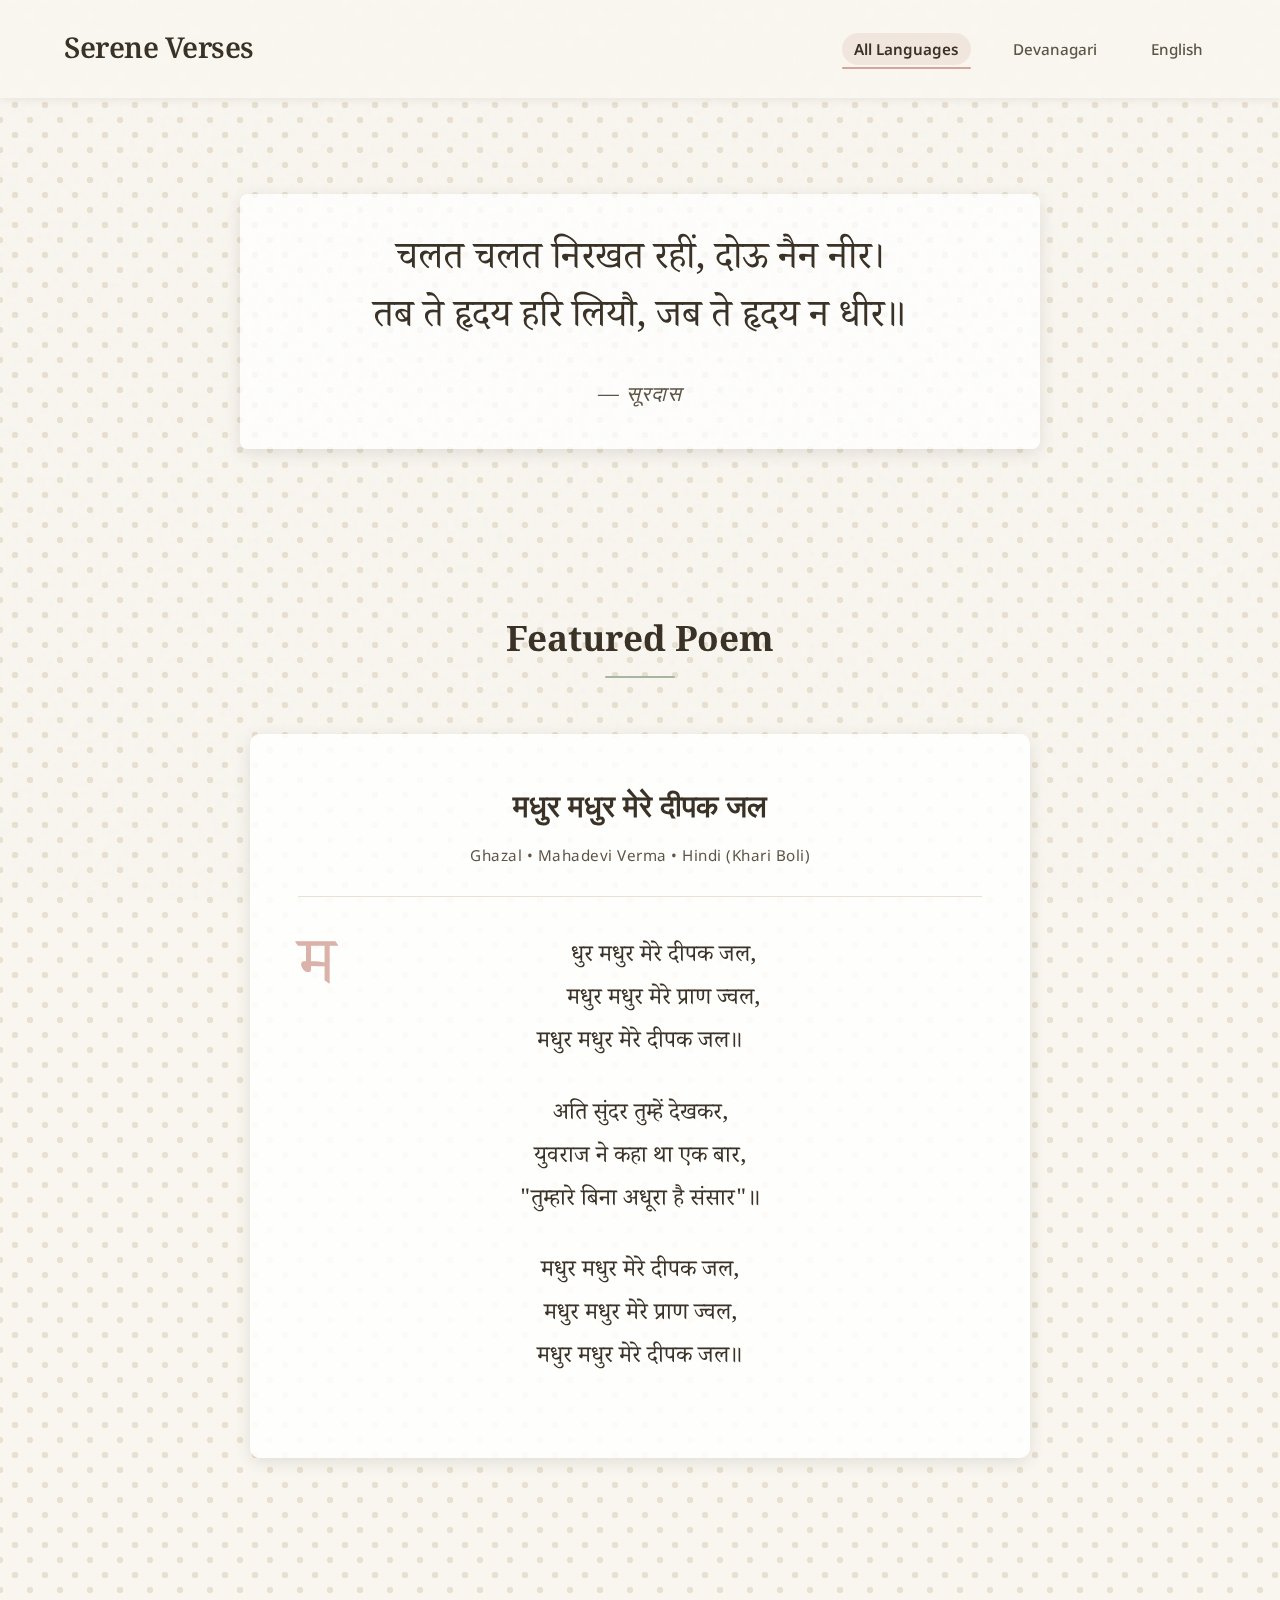
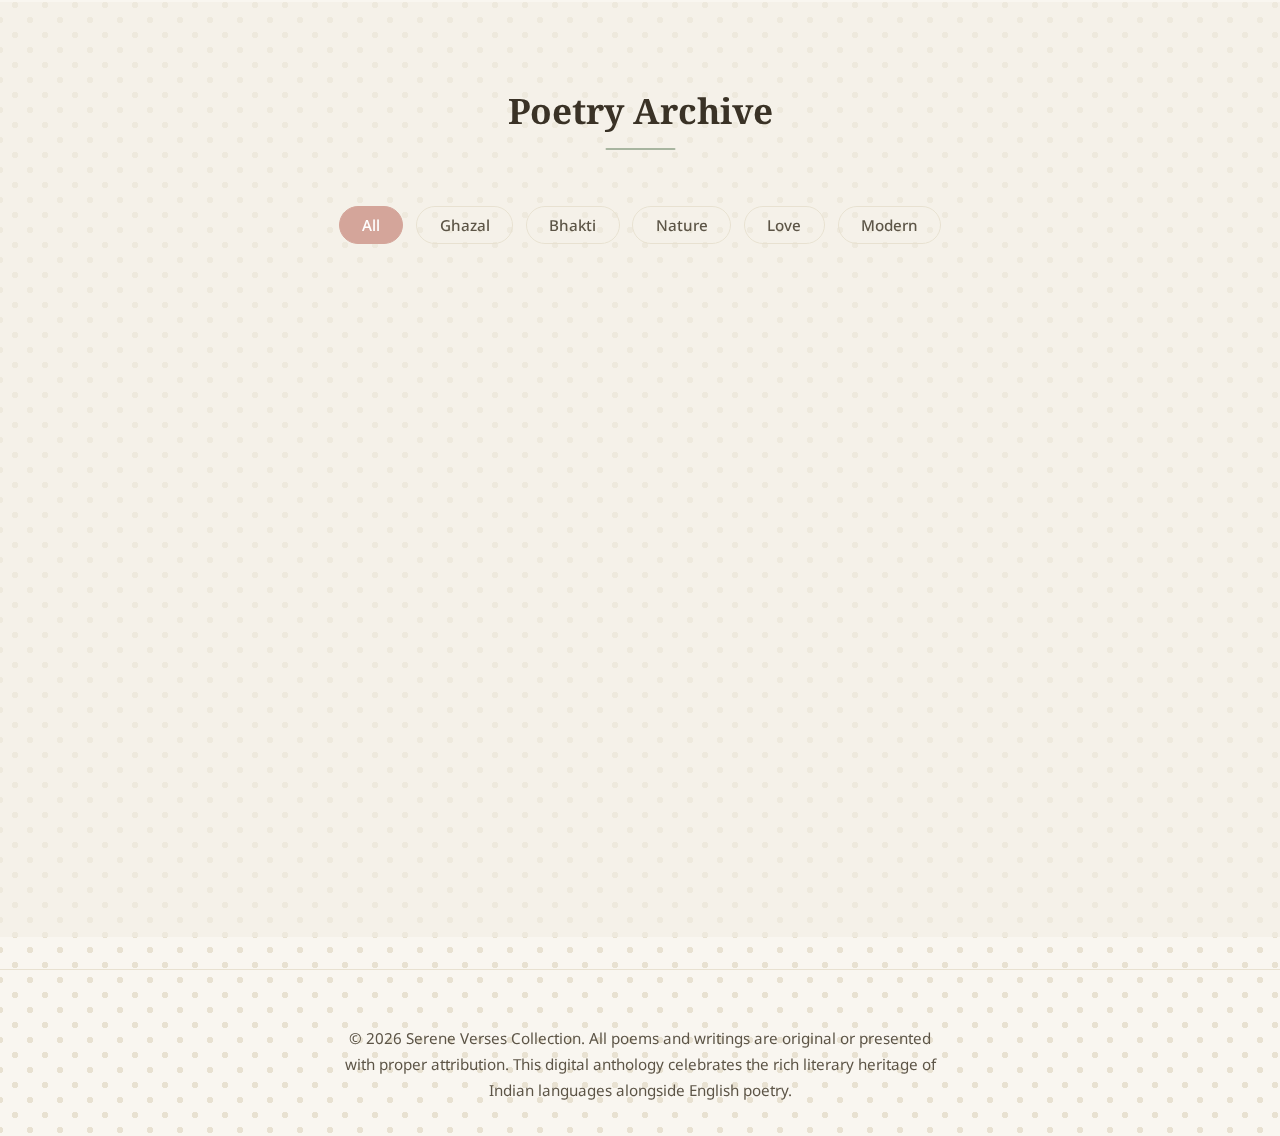
<file: misc/Qwen_html_20260204_8fqi1dx9m.html>
<!DOCTYPE html>
<html lang="en">
<head>
    <meta charset="UTF-8">
    <meta name="viewport" content="width=device-width, initial-scale=1.0">
    <title>Serene Verses | Personal Poetry Collection</title>
    <link href="https://fonts.googleapis.com/css2?family=Noto+Serif+Devanagari:wght@400;500;600;700&family=Noto+Serif:ital,wght@0,400;0,500;0,600;0,700;1,400&family=Noto+Sans:wght@300;400;500&display=swap" rel="stylesheet">
    <style>
        :root {
            /* Soft, warm color palette */
            --paper-bg: #f9f6f0;
            --text-primary: #3a3226;
            --text-secondary: #5d5547;
            --accent-warm: #d4a59a;
            --accent-cool: #a8b5a0;
            --border-subtle: #e8e1d1;
            --shadow-sm: 0 2px 8px rgba(58, 50, 38, 0.08);
            --shadow-md: 0 4px 16px rgba(58, 50, 38, 0.12);
            --transition: all 0.4s cubic-bezier(0.16, 1, 0.3, 1);
            
            /* Typography */
            --serif-dev: 'Noto Serif Devanagari', serif;
            --serif-en: 'Noto Serif', serif;
            --sans-ui: 'Noto Sans', sans-serif;
        }
        
        * {
            margin: 0;
            padding: 0;
            box-sizing: border-box;
        }
        
        body {
            background-color: var(--paper-bg);
            background-image: 
                radial-gradient(var(--border-subtle) 15%, transparent 16%),
                radial-gradient(var(--border-subtle) 15%, transparent 16%);
            background-size: 30px 30px;
            background-position: 0 0, 15px 15px;
            color: var(--text-primary);
            font-family: var(--sans-ui);
            line-height: 1.6;
            transition: var(--transition);
        }
        
        /* Grain texture overlay */
        body::before {
            content: "";
            position: fixed;
            top: 0;
            left: 0;
            width: 100%;
            height: 100%;
            background-image: url("data:image/svg+xml,%3Csvg viewBox='0 0 200 200' xmlns='http://www.w3.org/2000/svg'%3E%3Cfilter id='noiseFilter'%3E%3CfeTurbulence type='fractalNoise' baseFrequency='0.65' numOctaves='3' stitchTiles='stitch'/%3E%3C/filter%3E%3Crect width='100%25' height='100%25' filter='url(%23noiseFilter)'/%3E%3C/svg%3E");
            opacity: 0.04;
            pointer-events: none;
            z-index: -1;
        }
        
        /* Layout & Containers */
        .container {
            width: 100%;
            max-width: 1200px;
            margin: 0 auto;
            padding: 0 1.5rem;
        }
        
        /* Header & Navigation */
        header {
            padding: 1.5rem 0;
            position: sticky;
            top: 0;
            z-index: 100;
            background-color: rgba(249, 246, 240, 0.92);
            backdrop-filter: blur(8px);
            box-shadow: var(--shadow-sm);
            transition: var(--transition);
        }
        
        .header-container {
            display: flex;
            justify-content: space-between;
            align-items: center;
        }
        
        .logo {
            font-family: var(--serif-en);
            font-size: 1.8rem;
            font-weight: 600;
            letter-spacing: -0.5px;
            color: var(--text-primary);
            text-decoration: none;
            position: relative;
            padding-bottom: 4px;
        }
        
        .logo::after {
            content: "";
            position: absolute;
            bottom: 0;
            left: 0;
            width: 100%;
            height: 1px;
            background-color: var(--accent-warm);
            opacity: 0.7;
            transform: scaleX(0);
            transform-origin: right;
            transition: transform 0.4s ease;
        }
        
        .logo:hover::after {
            transform: scaleX(1);
            transform-origin: left;
        }
        
        .nav-links {
            display: flex;
            gap: 1.8rem;
        }
        
        .lang-toggle {
            display: flex;
            background: none;
            border: none;
            font-family: var(--sans-ui);
            font-weight: 500;
            font-size: 0.95rem;
            color: var(--text-secondary);
            cursor: pointer;
            padding: 0.4rem 0.8rem;
            border-radius: 20px;
            transition: var(--transition);
            position: relative;
        }
        
        .lang-toggle.active, 
        .lang-toggle:hover {
            color: var(--text-primary);
            background-color: rgba(212, 165, 154, 0.12);
        }
        
        .lang-toggle.active {
            background-color: rgba(212, 165, 154, 0.2);
            font-weight: 600;
        }
        
        .lang-toggle::after {
            content: "";
            position: absolute;
            bottom: -4px;
            left: 0;
            width: 100%;
            height: 2px;
            background-color: var(--accent-warm);
            border-radius: 1px;
            opacity: 0;
            transform: scaleX(0.8);
            transform-origin: center;
            transition: var(--transition);
        }
        
        .lang-toggle.active::after {
            opacity: 1;
            transform: scaleX(1);
        }
        
        /* Hero Section */
        .hero {
            padding: 6rem 0 5rem;
            text-align: center;
            position: relative;
        }
        
        .featured-quote {
            max-width: 800px;
            margin: 0 auto;
            position: relative;
            padding: 2.5rem;
            font-family: var(--serif-dev);
            font-size: 2.4rem;
            line-height: 1.5;
            color: var(--text-primary);
            background-color: rgba(255, 255, 255, 0.75);
            border-radius: 8px;
            box-shadow: var(--shadow-md);
            transition: var(--transition);
        }
        
        .featured-quote:hover {
            transform: translateY(-3px);
            box-shadow: 0 6px 20px rgba(58, 50, 38, 0.15);
        }
        
        .quote-author {
            display: block;
            margin-top: 1.8rem;
            font-family: var(--serif-en);
            font-style: italic;
            font-size: 1.3rem;
            color: var(--text-secondary);
            letter-spacing: 1px;
        }
        
        /* Poem Section */
        .poem-section {
            padding: 5rem 0;
        }
        
        .section-title {
            text-align: center;
            font-family: var(--serif-en);
            font-size: 2.2rem;
            margin-bottom: 3.5rem;
            position: relative;
            display: inline-block;
            left: 50%;
            transform: translateX(-50%);
            padding-bottom: 12px;
        }
        
        .section-title::after {
            content: "";
            position: absolute;
            bottom: 0;
            left: 50%;
            transform: translateX(-50%);
            width: 70px;
            height: 2px;
            background-color: var(--accent-cool);
            border-radius: 1px;
        }
        
        .poem-container {
            max-width: 780px;
            margin: 0 auto 4rem;
            padding: 3rem;
            background-color: rgba(255, 255, 255, 0.85);
            border-radius: 10px;
            box-shadow: var(--shadow-md);
            position: relative;
            transition: var(--transition);
        }
        
        .poem-container:hover {
            transform: translateY(-5px);
            box-shadow: 0 10px 25px rgba(58, 50, 38, 0.18);
        }
        
        .poem-header {
            text-align: center;
            margin-bottom: 2.5rem;
            padding-bottom: 1.8rem;
            border-bottom: 1px solid var(--border-subtle);
        }
        
        .poem-title {
            font-family: var(--serif-en);
            font-size: 1.9rem;
            margin-bottom: 0.8rem;
            color: var(--text-primary);
        }
        
        .poem-meta {
            font-family: var(--sans-ui);
            font-size: 0.95rem;
            color: var(--text-secondary);
            letter-spacing: 0.5px;
        }
        
        .poem-content {
            font-family: var(--serif-dev);
            font-size: 1.45rem;
            line-height: 1.85;
            color: var(--text-primary);
            text-align: center;
        }
        
        .poem-content[lang="en"] {
            font-family: var(--serif-en);
            font-size: 1.55rem;
        }
        
        .stanza {
            margin-bottom: 1.8rem;
        }
        
        .stanza:first-of-type::first-letter {
            font-family: var(--serif-dev);
            font-size: 4.2rem;
            line-height: 0.8;
            float: left;
            margin-right: 0.15em;
            margin-top: 0.15em;
            color: var(--accent-warm);
            opacity: 0.85;
        }
        
        .poem-content[lang="en"] .stanza:first-of-type::first-letter {
            font-family: var(--serif-en);
            font-size: 4.5rem;
            margin-right: 0.12em;
            margin-top: 0.1em;
            color: var(--accent-cool);
        }
        
        /* Archive Section */
        .archive-section {
            padding: 5rem 0;
            background-color: rgba(242, 238, 228, 0.6);
        }
        
        .filters {
            display: flex;
            justify-content: center;
            flex-wrap: wrap;
            gap: 0.8rem;
            margin-bottom: 2.5rem;
        }
        
        .filter-btn {
            background: none;
            border: 1px solid var(--border-subtle);
            padding: 0.5rem 1.4rem;
            border-radius: 30px;
            font-family: var(--sans-ui);
            font-size: 0.95rem;
            font-weight: 500;
            color: var(--text-secondary);
            cursor: pointer;
            transition: var(--transition);
        }
        
        .filter-btn:hover, 
        .filter-btn.active {
            background-color: var(--accent-warm);
            color: white;
            border-color: var(--accent-warm);
        }
        
        .archive-grid {
            display: grid;
            grid-template-columns: repeat(auto-fill, minmax(300px, 1fr));
            gap: 2.2rem;
            max-width: 1100px;
            margin: 0 auto;
        }
        
        .archive-item {
            background: white;
            border-radius: 10px;
            padding: 2rem;
            box-shadow: var(--shadow-sm);
            transition: var(--transition);
            border: 1px solid var(--border-subtle);
            position: relative;
            overflow: hidden;
        }
        
        .archive-item:hover {
            transform: translateY(-6px);
            box-shadow: var(--shadow-md);
            border-color: rgba(168, 181, 160, 0.4);
        }
        
        .archive-item::before {
            content: "";
            position: absolute;
            top: 0;
            left: 0;
            width: 4px;
            height: 100%;
            background-color: var(--accent-cool);
            transform: scaleY(0);
            transform-origin: bottom;
            transition: var(--transition);
        }
        
        .archive-item:hover::before {
            transform: scaleY(1);
        }
        
        .archive-item.hindi::before { background-color: var(--accent-warm); }
        .archive-item.urdu::before { background-color: #b89a8c; }
        .archive-item.braj::before { background-color: #c1a99e; }
        .archive-item.awadhi::before { background-color: #a9b89a; }
        
        .archive-title {
            font-family: var(--serif-en);
            font-size: 1.45rem;
            margin-bottom: 0.8rem;
            display: block;
        }
        
        .archive-excerpt {
            font-family: var(--serif-dev);
            font-size: 1.15rem;
            line-height: 1.7;
            color: var(--text-secondary);
            margin-bottom: 1.2rem;
            display: block;
        }
        
        .archive-excerpt[lang="en"] {
            font-family: var(--serif-en);
        }
        
        .archive-meta {
            font-family: var(--sans-ui);
            font-size: 0.9rem;
            color: var(--text-secondary);
            display: flex;
            justify-content: space-between;
            border-top: 1px solid var(--border-subtle);
            padding-top: 1rem;
            margin-top: 1rem;
        }
        
        /* Footer */
        footer {
            padding: 3.5rem 0 2rem;
            text-align: center;
            color: var(--text-secondary);
            font-family: var(--sans-ui);
            font-size: 0.95rem;
            border-top: 1px solid var(--border-subtle);
            margin-top: 2rem;
        }
        
        .copyright {
            max-width: 600px;
            margin: 0 auto;
            line-height: 1.7;
        }
        
        /* Micro-interactions & Animations */
        @keyframes fadeIn {
            from { opacity: 0; transform: translateY(15px); }
            to { opacity: 1; transform: translateY(0); }
        }
        
        .hero, .poem-container, .archive-item, .section-title {
            animation: fadeIn 0.8s ease-out forwards;
        }
        
        .hero { animation-delay: 0.1s; }
        .poem-container { animation-delay: 0.2s; }
        .archive-item:nth-child(1) { animation-delay: 0.3s; }
        .archive-item:nth-child(2) { animation-delay: 0.4s; }
        .archive-item:nth-child(3) { animation-delay: 0.5s; }
        .archive-item:nth-child(4) { animation-delay: 0.6s; }
        .section-title { animation: fadeIn 0.6s ease-out forwards; animation-delay: 0.1s; }
        
        /* Print styles */
        @media print {
            body {
                background: white;
                color: black;
                background-image: none;
            }
            
            header, .filters, .archive-meta, footer {
                display: none;
            }
            
            .poem-container {
                box-shadow: none;
                padding: 2rem;
                background: white;
                border-radius: 0;
            }
            
            .featured-quote {
                background: white;
                box-shadow: none;
                padding: 1.5rem;
            }
        }
        
        /* Responsive Design */
        @media (max-width: 768px) {
            .header-container {
                flex-direction: column;
                gap: 1.2rem;
            }
            
            .nav-links {
                gap: 1rem;
            }
            
            .hero {
                padding: 4rem 0 3.5rem;
            }
            
            .featured-quote {
                font-size: 1.9rem;
                padding: 2rem;
            }
            
            .quote-author {
                font-size: 1.15rem;
                margin-top: 1.4rem;
            }
            
            .poem-section, .archive-section {
                padding: 3.5rem 0;
            }
            
            .poem-container {
                padding: 2.2rem 1.8rem;
                margin-bottom: 3rem;
            }
            
            .poem-content {
                font-size: 1.35rem;
            }
            
            .poem-content[lang="en"] {
                font-size: 1.45rem;
            }
            
            .stanza:first-of-type::first-letter {
                font-size: 3.6rem;
            }
            
            .poem-content[lang="en"] .stanza:first-of-type::first-letter {
                font-size: 3.8rem;
            }
            
            .section-title {
                font-size: 1.8rem;
            }
            
            .archive-grid {
                grid-template-columns: 1fr;
            }
        }
        
        @media (max-width: 480px) {
            .featured-quote {
                font-size: 1.7rem;
                padding: 1.8rem;
            }
            
            .quote-author {
                font-size: 1.05rem;
            }
            
            .poem-container {
                padding: 1.8rem;
            }
            
            .poem-content {
                font-size: 1.28rem;
            }
            
            .poem-content[lang="en"] {
                font-size: 1.38rem;
            }
            
            .archive-item {
                padding: 1.7rem;
            }
            
            .archive-title {
                font-size: 1.35rem;
            }
            
            .archive-excerpt {
                font-size: 1.08rem;
            }
            
            .lang-toggle {
                font-size: 0.9rem;
                padding: 0.35rem 0.75rem;
            }
        }
    </style>
</head>
<body>
    <header>
        <div class="container header-container">
            <a href="#" class="logo">Serene Verses</a>
            <div class="nav-links">
                <button class="lang-toggle active" data-lang="all">All Languages</button>
                <button class="lang-toggle" data-lang="devanagari">Devanagari</button>
                <button class="lang-toggle" data-lang="english">English</button>
            </div>
        </div>
    </header>

    <section class="hero">
        <div class="container">
            <blockquote class="featured-quote" lang="hi">
                चलत चलत निरखत रहीं, दोऊ नैन नीर।<br>
                तब ते हृदय हरि लियौ, जब ते हृदय न धीर॥
                <span class="quote-author">— सूरदास</span>
            </blockquote>
        </div>
    </section>

    <section class="poem-section">
        <div class="container">
            <h2 class="section-title">Featured Poem</h2>
            
            <article class="poem-container" lang="hi">
                <div class="poem-header">
                    <h1 class="poem-title">मधुर मधुर मेरे दीपक जल</h1>
                    <div class="poem-meta">Ghazal • Mahadevi Verma • Hindi (Khari Boli)</div>
                </div>
                <div class="poem-content">
                    <div class="stanza">
                        मधुर मधुर मेरे दीपक जल,<br>
                        मधुर मधुर मेरे प्राण ज्वल,<br>
                        मधुर मधुर मेरे दीपक जल॥
                    </div>
                    <div class="stanza">
                        अति सुंदर तुम्हें देखकर,<br>
                        युवराज ने कहा था एक बार,<br>
                        "तुम्हारे बिना अधूरा है संसार"॥
                    </div>
                    <div class="stanza">
                        मधुर मधुर मेरे दीपक जल,<br>
                        मधुर मधुर मेरे प्राण ज्वल,<br>
                        मधुर मधुर मेरे दीपक जल॥
                    </div>
                </div>
            </article>
            
            <article class="poem-container" lang="en" style="display:none;">
                <div class="poem-header">
                    <h1 class="poem-title">The Road Not Taken</h1>
                    <div class="poem-meta">Poem • Robert Frost • English</div>
                </div>
                <div class="poem-content">
                    <div class="stanza">
                        Two roads diverged in a yellow wood,<br>
                        And sorry I could not travel both<br>
                        And be one traveler, long I stood<br>
                        And looked down one as far as I could<br>
                        To where it bent in the undergrowth;
                    </div>
                    <div class="stanza">
                        Then took the other, as just as fair,<br>
                        And having perhaps the better claim,<br>
                        Because it was grassy and wanted wear;<br>
                        Though as for that the passing there<br>
                        Had worn them really about the same,
                    </div>
                </div>
            </article>
        </div>
    </section>

    <section class="archive-section">
        <div class="container">
            <h2 class="section-title">Poetry Archive</h2>
            
            <div class="filters">
                <button class="filter-btn active">All</button>
                <button class="filter-btn">Ghazal</button>
                <button class="filter-btn">Bhakti</button>
                <button class="filter-btn">Nature</button>
                <button class="filter-btn">Love</button>
                <button class="filter-btn">Modern</button>
            </div>
            
            <div class="archive-grid">
                <div class="archive-item hindi" lang="hi">
                    <span class="archive-title">विष के दाँत</span>
                    <span class="archive-excerpt">कटुता से भरा विष व्यथा का,<br>पीने को दे रहा है कोई...</span>
                    <div class="archive-meta">
                        <span>Hindi • Nirala</span>
                        <span>1925</span>
                    </div>
                </div>
                
                <div class="archive-item urdu" lang="hi">
                    <span class="archive-title">इश्क़ में तड़पना</span>
                    <span class="archive-excerpt">इश्क़ में तड़पना ज़िन्दगी है,<br>ग़म में डूबना ज़िन्दगी है...</span>
                    <div class="archive-meta">
                        <span>Urdu (Devanagari) • Ghalib</span>
                        <span>1850s</span>
                    </div>
                </div>
                
                <div class="archive-item braj" lang="hi">
                    <span class="archive-title">पायो जी मैंने राम रतन धन पायो</span>
                    <span class="archive-excerpt">पायो जी मैंने राम रतन धन पायो,<br>मैं तो राम रतन धन पायो...</span>
                    <div class="archive-meta">
                        <span>Braj Bhasha • Kabir</span>
                        <span>15th Century</span>
                    </div>
                </div>
                
                <div class="archive-item awadhi" lang="hi">
                    <span class="archive-title">रामचरितमानस</span>
                    <span class="archive-excerpt">बिहसि बोले बिहि बीर बचन,<br>सुनहु भद्र जे सकल सुजान...</span>
                    <div class="archive-meta">
                        <span>Awadhi • Tulsidas</span>
                        <span>1574</span>
                    </div>
                </div>
                
                <div class="archive-item" lang="en">
                    <span class="archive-title">Stopping by Woods</span>
                    <span class="archive-excerpt">Whose woods these are I think I know.<br>His house is in the village though...</span>
                    <div class="archive-meta">
                        <span>English • Robert Frost</span>
                        <span>1923</span>
                    </div>
                </div>
                
                <div class="archive-item" lang="hi">
                    <span class="archive-title">माटी की खुशबू</span>
                    <span class="archive-excerpt">बारिश के बूँदों से सींची गई,<br>माटी की खुशबू है ये...</span>
                    <div class="archive-meta">
                        <span>Modern Hindi • Alok Mehta</span>
                        <span>Contemporary</span>
                    </div>
                </div>
            </div>
        </div>
    </section>

    <footer>
        <div class="container">
            <p class="copyright">
                &copy; 2026 Serene Verses Collection. All poems and writings are original or presented with proper attribution. 
                This digital anthology celebrates the rich literary heritage of Indian languages alongside English poetry.
            </p>
        </div>
    </footer>

    <script>
        // Language filter functionality
        document.addEventListener('DOMContentLoaded', () => {
            const langToggles = document.querySelectorAll('.lang-toggle');
            const devanagariPoem = document.querySelector('.poem-container[lang="hi"]');
            const englishPoem = document.querySelector('.poem-container[lang="en"]');
            
            langToggles.forEach(toggle => {
                toggle.addEventListener('click', () => {
                    // Update active state
                    langToggles.forEach(btn => btn.classList.remove('active'));
                    toggle.classList.add('active');
                    
                    // Show/hide poems based on selection
                    const lang = toggle.getAttribute('data-lang');
                    
                    if (lang === 'devanagari') {
                        devanagariPoem.style.display = 'block';
                        englishPoem.style.display = 'none';
                    } else if (lang === 'english') {
                        devanagariPoem.style.display = 'none';
                        englishPoem.style.display = 'block';
                    } else {
                        devanagariPoem.style.display = 'block';
                        englishPoem.style.display = 'block';
                    }
                });
            });
            
            // Filter buttons for archive
            const filterBtns = document.querySelectorAll('.filter-btn');
            filterBtns.forEach(btn => {
                btn.addEventListener('click', () => {
                    filterBtns.forEach(b => b.classList.remove('active'));
                    btn.classList.add('active');
                    
                    // In a real implementation, this would filter the archive items
                    // For this demo, we'll just show a visual feedback
                    document.querySelectorAll('.archive-item').forEach(item => {
                        item.style.opacity = '0.7';
                        setTimeout(() => {
                            item.style.opacity = '1';
                        }, 300);
                    });
                });
            });
            
            // Subtle hover effects for archive items
            document.querySelectorAll('.archive-item').forEach(item => {
                item.addEventListener('mouseenter', () => {
                    item.style.transform = 'translateY(-4px)';
                });
                
                item.addEventListener('mouseleave', () => {
                    item.style.transform = 'translateY(0)';
                });
            });
            
            // Fade-in animation for elements on scroll (simplified version)
            const observerOptions = {
                threshold: 0.1
            };
            
            const observer = new IntersectionObserver((entries) => {
                entries.forEach(entry => {
                    if (entry.isIntersecting) {
                        entry.target.style.opacity = 1;
                        entry.target.style.transform = 'translateY(0)';
                        observer.unobserve(entry.target);
                    }
                });
            }, observerOptions);
            
            // Observe poem containers and archive items
            document.querySelectorAll('.poem-container, .archive-item').forEach(el => {
                el.style.opacity = 0;
                el.style.transform = 'translateY(20px)';
                el.style.transition = 'opacity 0.6s ease, transform 0.6s ease';
                observer.observe(el);
            });
        });
    </script>
</body>
</html>
</file>
<file: assets/css/style.css>
:root {
    --bg-deep: #1a1614;
    --bg-card: #221e1b;
    --bg-card-hover: #2a2522;
    --bg-elevated: #2e2926;

    --text-primary: #e8e4dc;
    --text-secondary: #b5aea4;
    --text-muted: #bfb5ad;

    --accent-gold: #c4a87c;
    --accent-rose: #c9a8a0;
    --accent-sage: #9aab8f;
    --accent-lavender: #b5a8c4;

    --border-subtle: rgba(255, 255, 255, 0.06);
    --border-glow: rgba(196, 168, 124, 0.15);
    --shadow-soft: 0 8px 32px rgba(0, 0, 0, 0.4);
    --shadow-elevated: 0 16px 48px rgba(0, 0, 0, 0.5);

    --font-display: 'Cormorant Garamond', serif;
    --font-script: 'Great Vibes', cursive;
    --font-script-alt: 'Pinyon Script', cursive;
    --font-hi-display: 'Rozha One', serif;
    --font-hi-elegant: 'Gotu', sans-serif;
    --font-ui: 'Inter', sans-serif;

    --ease-elegant: cubic-bezier(0.4, 0, 0.2, 1);
    --transition-smooth: all 0.5s var(--ease-elegant) allow-discrete;
}

@font-face {
    font-family: 'Amita_Regular';
    src: url('../fonts/Amita-Regular.ttf') format('truetype');
    font-display: swap;
}

*,
*::before,
*::after {
    margin: 0;
    padding: 0;
    box-sizing: border-box;
}

html {
    scroll-behavior: smooth;
}

body {
    background: var(--bg-deep);
    color: var(--text-primary);
    font-family: var(--font-display);
    font-size: 18px;
    line-height: 1.7;
    overflow-x: hidden;
    -webkit-font-smoothing: antialiased;
    min-height: 100vh;

    &::before {
        content: "";
        position: fixed;
        inset: 0;
        pointer-events: none;
        z-index: 1000;
        opacity: 0.025;
        background-image: url("data:image/svg+xml,%3Csvg viewBox='0 0 200 200' xmlns='http://www.w3.org/2000/svg'%3E%3Cfilter id='noiseFilter'%3E%3CfeTurbulence type='fractalNoise' baseFrequency='0.65' numOctaves='3' stitchTiles='stitch'/%3E%3C/filter%3E%3Crect width='100%25' height='100%25' filter='url(%23noiseFilter)' opacity='1'/%3E%3C/svg%3E");
    }

    &::after {
        content: "";
        position: fixed;
        top: -50%;
        left: -50%;
        width: 200%;
        height: 200%;
        pointer-events: none;
        background: radial-gradient(ellipse at 30% 20%, rgba(196, 168, 124, 0.04) 0%, transparent 50%),
            radial-gradient(ellipse at 70% 80%, rgba(201, 168, 160, 0.03) 0%, transparent 50%);
        animation: ambientFloat 30s ease-in-out infinite;
    }
}

@keyframes ambientFloat {

    0%,
    100% {
        transform: translate(0, 0) rotate(0deg);
    }

    50% {
        transform: translate(-3%, 2%) rotate(1deg);
    }
}

::selection {
    background: var(--accent-gold);
    color: var(--bg-deep);
}

::-webkit-scrollbar {
    width: 6px;
}

::-webkit-scrollbar-track {
    background: var(--bg-deep);
}

::-webkit-scrollbar-thumb {
    background: linear-gradient(180deg, var(--accent-gold), var(--accent-rose));
    border-radius: 3px;
}

a {
    text-decoration: none;
    color: inherit;
    transition: var(--transition-smooth);
}

.container {
    max-width: 1200px;
    margin: 0 auto;
    padding: 0 2rem;
}

header {
    position: sticky;
    top: 0;
    z-index: 100;
    padding-block: 1.5rem 2.75rem;
    background: rgba(26, 22, 20, 0.3);
    backdrop-filter: blur(20px);
    border-bottom: 1px solid var(--border-subtle);

    @media (min-width: 901px) {
        padding-block: 1.5rem;
    }

    &:is(.art-head) {
        padding-block: 1.25rem;
    }
}

.header-inner {
    display: flex;
    justify-content: space-between;
    align-items: center;
    gap: 2rem;
}

.brand {
    display: grid;
    position: absolute;
    gap: 1rem;
    place-content: center;
    place-items: center;

    @media (min-width: 900px) {
        position: relative;
        display: flex;
    }
}

.brand-title {
    font-family: var(--font-script);
    font-size: 2.5rem;
    color: var(--text-primary);
    letter-spacing: 0.02em;
    line-height: 1;

    span {
        color: var(--accent-gold);
    }
}

.brand-subtitle {
    font-family: var(--font-ui);
    font-size: 0.7rem;
    color: var(--text-muted);
    letter-spacing: 0.15em;
    text-transform: uppercase;
}

nav {
    display: flex;
    align-items: center;
    gap: 2rem;
}

.nav-links {
    display: flex;
    gap: 2rem;
    font-family: var(--font-ui);
    font-size: 0.85rem;
    font-weight: 400;
    letter-spacing: 0.05em;

    a {
        color: var(--text-secondary);
        position: relative;
        padding: 0.5rem 0;

        &::after {
            content: '';
            position: absolute;
            bottom: 0;
            left: 0;
            width: 0;
            height: 1px;
            background: linear-gradient(90deg, var(--accent-gold), var(--accent-rose));
            transition: width 0.4s var(--ease-elegant);
        }

        &:hover,
        &.active {
            color: var(--accent-gold);
        }

        &:hover::after,
        &.active::after {
            width: 100%;
        }
    }
}

.lang-switcher {
    display: flex;
    gap: 0.5rem;
}

.lang-btn {
    background: transparent;
    border: 1px solid var(--border-subtle);
    color: var(--text-muted);
    padding: 0.5rem 1rem;
    border-radius: 50px;
    font-family: var(--font-ui);
    font-size: 0.75rem;
    cursor: pointer;
    transition: var(--transition-smooth);

    &:hover {
        border-color: var(--text-secondary);
        color: var(--text-secondary);
    }

    &.active {
        background: var(--accent-gold);
        border-color: var(--accent-gold);
        color: var(--bg-deep);
    }
}

.menu-toggle {
    display: none;
    background: none;
    border: none;
    color: var(--text-primary);
    font-size: 1.5rem;
    cursor: pointer;
}

.hero {
    min-height: 85vh;
    display: flex;
    align-items: center;
    justify-content: center;
    text-align: center;
    position: relative;
    padding: 4rem 2rem;

    &::before {
        content: '';
        position: absolute;
        width: 400px;
        height: 400px;
        background: radial-gradient(circle, var(--accent-gold) 0%, transparent 70%);
        filter: blur(100px);
        opacity: 0.08;
        top: 50%;
        left: 50%;
        transform: translate(-50%, -50%);
        animation: pulseGlow 8s ease-in-out infinite;
    }
}

@keyframes pulseGlow {

    0%,
    100% {
        opacity: 0.05;
        transform: translate(-50%, -50%) scale(1);
    }

    50% {
        opacity: 0.1;
        transform: translate(-50%, -50%) scale(1.1);
    }
}

.hero-content {
    max-width: 900px;
    position: relative;
    z-index: 1;
}

.hero-quote {
    font-family: 'amita_regular';
    font-size: clamp(2rem, 5vw, 3.5rem);
    font-weight: 400;
    line-height: 1.6;
    color: var(--text-primary);
    margin-bottom: 2rem;
    position: relative;
    font-style: italic;
    letter-spacing: 1.1px;
    word-spacing: 3px;

    &::before,
    &::after {
        content: '"';
        font-family: var(--font-script-alt);
        font-size: 5rem;
        color: var(--accent-gold);
        opacity: 0.3;
        position: absolute;
        line-height: 1;
    }

    &::before {
        top: -1.5rem;
        left: -2rem;
    }

    &::after {
        content: '"';
        bottom: -4rem;
        right: -2rem;
    }
}

.hero-attribution {
    font-family: var(--font-script);
    font-size: 2rem;
    color: var(--accent-rose);
    margin-top: 1.5rem;
}

.hero-divider {
    display: flex;
    align-items: center;
    justify-content: center;
    margin: 3rem 0;
    gap: 1rem;

    &::before,
    &::after {
        content: '';
        width: 100px;
        height: 1px;
        background: linear-gradient(90deg, transparent, var(--accent-gold), transparent);
    }

    span {
        font-family: var(--font-script-alt);
        font-size: 2rem;
        color: var(--accent-gold);
        text-box: cap alphabetic trim-both;
    }

}

.scroll-indicator {
    position: absolute;
    bottom: 2rem;
    left: 50%;
    transform: translateX(-50%);
    display: flex;
    flex-direction: column;
    align-items: center;
    color: var(--text-muted);
    font-family: var(--font-ui);
    font-size: 0.75rem;
    letter-spacing: 0.1em;
    animation: bobble 2s ease-in-out infinite;
}

@keyframes bobble {

    0%,
    100% {
        transform: translateX(-50%) translateY(0);
    }

    50% {
        transform: translateX(-50%) translateY(8px);
    }
}

.scroll-indicator svg {
    width: 20px;
    height: 20px;
    margin-top: 0.5rem;
}

section {
    padding: 5rem 0;
    scroll-margin: 3rem;
}

.section-header {
    text-align: center;
    margin-bottom: 4rem;
}

.section-title {
    font-family: var(--font-script);
    font-size: 3rem;
    color: var(--text-primary);
    margin-bottom: 0.5rem;
}

.section-subtitle {
    font-family: var(--font-ui);
    font-size: 0.85rem;
    color: var(--text-muted);
    letter-spacing: 0.1em;
    text-transform: uppercase;
}

.elegant-divider {
    width: 80px;
    height: 2px;
    background: linear-gradient(90deg, transparent, var(--accent-gold), transparent);
    margin: 1.5rem auto;
}

.poems-grid {
    columns: 360px;
    gap: 0;
}

.poem-card {
    background: var(--bg-card);
    border: 1px solid var(--border-subtle);
    border-radius: 12px;
    padding: 0 2rem;
    position: relative;
    overflow: hidden;
    transition: var(--transition-smooth);
    cursor: pointer;
    margin: 0.75rem;
    break-inside: avoid;
    display: inline-block;
    width: stretch;
    width: -moz-available;
    width: -webkit-fill-available;

    &::before {
        content: '';
        position: absolute;
        top: 0;
        left: 0;
        width: 100%;
        height: 3px;
        z-index: 999;
        background: linear-gradient(90deg, var(--accent-gold), var(--accent-rose), var(--accent-sage));
        transform: scaleX(0);
        transform-origin: left;
        transition: transform 0.5s var(--ease-elegant);
    }

    &:hover {
        background: var(--bg-card-hover);
        border-color: var(--border-glow);
        transform: translateY(-8px);
        box-shadow: var(--shadow-elevated);
    }

    &:hover::before {
        transform: scaleX(1);
    }

    header,
    footer {
        background: linear-gradient(90deg, transparent, #1a1614, transparent);
        border: none;
    }
}

.card-header {
    text-align: center;
    margin-bottom: 1.5rem;
}

.card-title {
    font-family: var(--font-hi-elegant);
    font-size: 1.6rem;
    color: var(--text-primary);
    line-height: 1.4;

    &.en {
        font-family: var(--font-display);
        font-style: italic;
    }
}

.card-meta {
    font-family: var(--font-script);
    font-size: 1.3rem;
    color: var(--accent-rose);
    display: flex;
    justify-content: center;
    align-items: center;
    gap: 0.5rem;
}

.meta-separator {
    font-size: 0.8rem;
    color: var(--border-subtle);
    opacity: 0.5;
}

.meta-structure {
    font-family: var(--font-display);
    font-size: 1rem;
    font-style: italic;
    color: var(--text-muted);
}

.card-body {
    font-size: 1.1rem;
    line-height: 1.9;
    color: var(--text-secondary);
    white-space: pre-line;

    &.hi {
        font-family: var(--font-hi-display);
        font-style: italic;
        font-weight: 100;
    }

    &.en {
        font-family: var(--font-display);
        font-style: italic;
        font-weight: bold;
    }
}

.card-footer {
    display: flex;
    flex-direction: column;
    justify-content: center;
    align-items: center;
    gap: 0.8rem;
    margin-top: 1.5rem;
    padding: 1.25rem;
    border-top: 1px solid var(--border-subtle);
    font-family: var(--font-ui);
    font-size: 0.7rem;
    letter-spacing: 0.1em;
    text-transform: uppercase;

    .footer-primary,
    .footer-secondary {
        display: flex;
        justify-content: center;
        align-items: center;
        flex-wrap: wrap;
        gap: 0.8rem;
    }

    .tag {
        padding: 0.4rem 1rem;
        background: rgba(196, 168, 124, 0.1);
        border: 1px solid rgba(196, 168, 124, 0.25);
        border-radius: 50px;
        color: var(--accent-gold);
        font-size: 0.68rem;
        font-weight: 500;
        transition: all 0.3s var(--ease-elegant);

        &:hover {
            border-color: var(--accent-gold);
            background: rgba(196, 168, 124, 0.2);
            transform: translateY(-1px);
        }
    }

    .lang {
        padding: 0.4rem 1rem;
        background: rgba(181, 168, 196, 0.08);
        border: 1px solid rgba(181, 168, 196, 0.2);
        border-radius: 50px;
        color: var(--accent-lavender);
        font-size: 0.68rem;
        font-weight: 500;
        transition: all 0.3s var(--ease-elegant);

        &:hover {
            border-color: var(--accent-lavender);
            background: rgba(181, 168, 196, 0.15);
        }
    }

    .device-tag {
        padding: 0.3rem 0.8rem;
        background: rgba(154, 171, 143, 0.08);
        border: 1px solid rgba(154, 171, 143, 0.2);
        border-radius: 4px;
        color: var(--accent-sage);
        font-size: 0.65rem;
        font-weight: 500;
        transition: all 0.3s var(--ease-elegant);
        letter-spacing: 0.05em;

        &:hover {
            border-color: var(--accent-sage);
            background: rgba(154, 171, 143, 0.15);
            transform: translateY(-1px);
        }
    }
}

.featured-section {
    background: var(--bg-elevated);
    border-top: 1px solid var(--border-subtle);
    border-bottom: 1px solid var(--border-subtle);
}

.featured-poem {
    max-width: 800px;
    margin: 0 auto;
    text-align: center;
    padding: 3rem;
    background: var(--bg-card);
    border-radius: 20px;
    border: 1px solid var(--border-subtle);
    position: relative;

    &::before {
        content: '✦';
        position: absolute;
        top: -0.8rem;
        left: 50%;
        transform: translateX(-50%);
        font-size: 1.2rem;
        color: var(--accent-gold);
        background: var(--bg-elevated);
        padding: 0 1rem;
    }

    .poem-title {
        font-family: var(--font-hi-display);
        font-size: 2.5rem;
        color: var(--text-primary);
        margin-bottom: 0.5rem;
    }

    .poem-author {
        font-family: var(--font-script);
        font-size: 1.5rem;
        color: var(--accent-rose);
        margin-bottom: 2rem;
    }

    .poem-text {
        font-style: italic;
        font-size: 1.3rem;
        line-height: 2;
        color: var(--text-secondary);

        .stanza {
            margin-bottom: 1.5rem;
        }

        &[lang="hi"] {
            font-family: var(--font-hi-display);
        }

        &[lang="en"] {
            font-family: var(--font-display);
        }
    }
}



.about-section {
    background: linear-gradient(180deg, var(--bg-deep), var(--bg-elevated));
}

.about-content {
    max-width: 700px;
    margin: 0 auto;
    text-align: center;
}

.about-text {
    font-family: var(--font-display);
    font-size: 1.2rem;
    font-style: italic;
    line-height: 2;
    color: var(--text-secondary);
}

footer {
    background: var(--bg-deep);
    border-top: 1px solid var(--border-subtle);
    padding: 3rem 0;
    text-align: center;
}

.footer-brand {
    font-family: var(--font-script);
    font-size: 2rem;
    color: var(--text-primary);
    margin-bottom: 1rem;
}

.footer-tagline {
    font-family: var(--font-display);
    font-size: 1rem;
    font-style: italic;
    color: var(--text-muted);
    margin-bottom: 2rem;
}

.footer-copy {
    font-family: var(--font-ui);
    font-size: 0.8rem;
    color: var(--text-muted);

    .heart {
        color: var(--accent-rose);
    }
}

@keyframes fadeInUp {
    from {
        opacity: 0;
        transform: translateY(30px);
    }

    to {
        opacity: 1;
        transform: translateY(0);
    }
}

.fade-in {
    opacity: 0;
    transform: translateY(30px);
}

.fade-in.visible {
    animation: fadeInUp 0.8s var(--ease-elegant) forwards;
}


.mobile-menu-backdrop {
    position: fixed;
    inset: 0;
    background: rgba(0, 0, 0, 0.7);
    backdrop-filter: blur(8px);
    -webkit-backdrop-filter: blur(8px);
    z-index: 98;
    opacity: 0;
    visibility: hidden;
    transition: opacity 0.4s var(--ease-elegant), visibility 0.4s var(--ease-elegant);

    &.active {
        opacity: 1;
        visibility: visible;
    }
}

@media (min-width: 901px) {
    .mobile-nav-header {
        display: none;
    }
}

@media (max-width: 900px) {
    nav {
        position: fixed;
        top: 0;
        left: 0;
        width: min(280px, 80vw);
        height: 100dvh;
        background: linear-gradient(180deg, var(--bg-elevated) 0%, rgba(34, 30, 27, 0.98) 100%);
        backdrop-filter: blur(20px);
        -webkit-backdrop-filter: blur(20px);
        flex-direction: column;
        justify-content: flex-start;
        align-items: stretch;
        padding: 2rem 1rem 0;
        transition: transform 0.4s var(--ease-elegant), opacity 0.4s var(--ease-elegant);
        z-index: 99;
        border-right: 1px solid var(--border-subtle);
        box-shadow: 10px 0 40px rgba(0, 0, 0, 0.5);
        transform: translateX(-100%);

        &::before {
            content: '';
            position: absolute;
            top: 0;
            left: 0;
            width: 1px;
            height: 100%;
            background: linear-gradient(180deg, transparent, var(--accent-gold), transparent);
            opacity: 0.3;
        }
    }

    nav.mobile-open {
        transform: translateX(0);
    }

    .mobile-nav-header {
        display: flex;
        align-items: center;
        justify-content: flex-end;
    }

    .mobile-nav-brand {
        font-family: var(--font-script);
        font-size: 1.4rem;
        color: var(--text-primary);
        margin: auto;
    }

    .mobile-nav-close {
        display: flex;
        align-items: center;
        justify-content: center;
        width: 36px;
        height: 36px;
        border-radius: 8px;
        background: var(--bg-card);
        border: 1px solid var(--border-subtle);
        color: var(--text-secondary);
        font-size: 1.1rem;
        cursor: pointer;
        transition: all 0.2s var(--ease-elegant);

        &:hover {
            border-color: var(--accent-gold);
            color: var(--accent-gold);
        }

        span {
            text-box: ex alphabetic trim-both;
        }
    }

    .nav-links {
        display: flex;
        flex-direction: column;
        gap: 0.5rem;
        margin-bottom: 2rem;

        a {
            padding: 1rem 1.5rem;
            border-radius: 8px;
            font-size: 1rem;
            letter-spacing: 0.08em;
            transition: all 0.3s var(--ease-elegant);

            &:hover,
            &.active {
                background: rgba(196, 168, 124, 0.1);
                color: var(--accent-gold);
            }

            &::after {
                display: none;
            }
        }
    }

    .lang-switcher {
        flex-direction: column;
        gap: 0.5rem;
        padding-top: 1.5rem;
        border-top: 1px solid var(--border-subtle);
    }

    .lang-btn {
        width: 100%;
        padding: 0.75rem 1.5rem;
        text-align: center;
        border-radius: 8px;
        font-size: 0.85rem;
    }

    .menu-toggle {
        display: flex;
        align-items: center;
        justify-content: center;
        width: 40px;
        height: 40px;
        border-radius: 100vh;
        corner-shape: squircle;
        background: transparent;
        border: 1px solid var(--border-subtle);
        z-index: 101;
        transition: all 0.2s var(--ease-elegant);
        order: -1;
        margin-inline: 0 auto;

        &:hover {
            border-color: var(--accent-gold);
            background: rgba(196, 168, 124, 0.1);
        }

        span {
            text-box: text trim-start;
        }
    }

    .menu-toggle.active {
        opacity: 0;
        pointer-events: none;
    }

    .header-inner {
        flex-direction: row;
    }

    .hero-quote::before,
    .hero-quote::after {
        font-size: 3rem;
    }

    .hero-quote::before {
        left: 0;
    }

    .hero-quote::after {
        right: 0;
    }
}

.filter-controls {
    background: linear-gradient(145deg, var(--bg-card), rgba(34, 30, 27, 0.95));
    border: 1px solid var(--border-subtle);
    border-radius: 16px;
    padding: 1.5rem 2rem;
    margin-bottom: 3rem;
    max-width: 900px;
    margin-left: auto;
    margin-right: auto;
    transition: var(--transition-smooth);
    position: relative;
    overflow: hidden;

    &::before {
        content: '';
        position: absolute;
        top: 0;
        left: 0;
        right: 0;
        height: 2px;
        background: linear-gradient(90deg, transparent, var(--accent-gold), var(--accent-rose), transparent);
        opacity: 0.5;
    }

    &:hover {
        border-color: var(--border-glow);
        box-shadow: 0 8px 32px rgba(0, 0, 0, 0.3);
    }
}

.filter-header {
    display: flex;
    justify-content: space-between;
    align-items: center;
    border-bottom: 1px solid var(--border-subtle);
    padding-bottom: 1rem;
    margin-bottom: 1rem;
    gap: 1rem;

    h3 {
        font-family: var(--font-ui);
        font-size: 1rem;
        color: var(--text-primary);
        text-transform: uppercase;
        letter-spacing: 0.1em;
    }
}


.filter-toggle-btn,
.filter-reset-btn {
    background: transparent;
    border: 1px solid var(--border-subtle);
    color: var(--text-muted);
    padding: 0.5rem 1.2rem;
    border-radius: 50px;
    font-family: var(--font-ui);
    font-size: 0.75rem;
    cursor: pointer;
    transition: all 0.3s var(--ease-elegant);
    text-transform: uppercase;
    letter-spacing: 0.05em;

    span {
        display: inline-block;
        transition: transform 0.3s var(--ease-elegant);
    }

    &:hover {
        border-color: var(--accent-gold);
        color: var(--accent-gold);
        background: rgba(196, 168, 124, 0.08);
        transform: translateY(-1px);
    }
}

.filter-reset-btn:hover {
    border-color: var(--accent-rose);
    color: var(--accent-rose);
    background: rgba(201, 168, 160, 0.08);
}

.filter-body {
    display: grid;
    grid-template-columns: repeat(auto-fit, minmax(200px, 1fr));
    gap: 2rem;
    opacity: 1;
    max-height: 1000px;
    transition: all 0.5s ease-in-out;
    overflow: hidden;

    &.hidden {
        display: none;
        opacity: 0;
        max-height: 0;
        margin: 0;
        padding: 0;
    }
}

.filter-section h4 {
    font-family: var(--font-script);
    font-size: 1.4rem;
    color: var(--accent-gold);
    margin-bottom: 1rem;
    border-bottom: 1px dashed var(--border-subtle);
    padding-bottom: 0.5rem;
}

.filter-options {
    display: flex;
    flex-direction: column;
    gap: 0.4rem;
    max-height: 180px;
    overflow-y: auto;
    padding-right: 0.5rem;
    scrollbar-gutter: stable;

    &::-webkit-scrollbar {
        width: 5px;
    }

    &::-webkit-scrollbar-track {
        background: var(--bg-elevated);
        border-radius: 3px;
    }

    &::-webkit-scrollbar-thumb {
        background: linear-gradient(180deg, var(--accent-gold), var(--accent-rose));
        border-radius: 3px;
    }
}

.checkbox-label {
    display: flex;
    align-items: center;
    gap: 0.8rem;
    font-family: var(--font-ui);
    font-size: 0.9rem;
    color: var(--text-secondary);
    cursor: pointer;
    transition: color 0.2s;
    text-transform: capitalize;

    &:hover {
        color: var(--text-primary);
    }

    input[type="checkbox"] {
        appearance: none;
        width: 16px;
        height: 16px;
        border: 1px solid var(--text-muted);
        border-radius: 3px;
        background: transparent;
        cursor: pointer;
        position: relative;
        transition: all 0.2s;
    }

    input[type="checkbox"]:checked {
        background: var(--accent-gold);
        border-color: var(--accent-gold);
    }

    input[type="checkbox"]:checked::after {
        content: '✓';
        position: absolute;
        color: var(--bg-deep);
        font-size: 0.7rem;
        top: 50%;
        left: 50%;
        transform: translate(-50%, -50%);
    }
}

.no-results {
    grid-column: 1 / -1;
    text-align: center;
    font-family: var(--font-ui);
    color: var(--text-muted);
    padding: 3rem;
    font-style: italic;
}

@media (max-width: 768px) {
    .header-inner {
        flex-direction: column;
        gap: 1rem;
    }

    .brand-title {
        font-size: 2rem;
    }

    .hero {
        min-height: 70vh;
        padding: 3rem 1.5rem;
    }

    .hero-quote {
        font-size: 1.4rem;
    }

    .section-title {
        font-size: 2.2rem;
    }

    .poems-grid {
        grid-template-columns: 1fr;
    }

    .featured-poem {
        padding: 2rem 1.5rem;
    }

    .lang-switcher {
        flex-wrap: wrap;
        justify-content: center;
    }
}

@media (max-width: 480px) {
    .container {
        padding: 0 0.5rem;
    }

    .poem-card {
        padding: 0 1rem;
    }

    .card-title {
        font-size: 1.3rem;
    }

    .card-body {
        font-size: 1rem;
    }
}

@media print {
    body {
        background: white;
        color: black;
    }

    body::before,
    body::after {
        display: none;
    }

    header,
    footer,
    .scroll-indicator {
        display: none;
    }

    .poem-card,
    .featured-poem {
        box-shadow: none;
        border: 1px solid #ddd;
        page-break-inside: avoid;
    }
}
</file>
